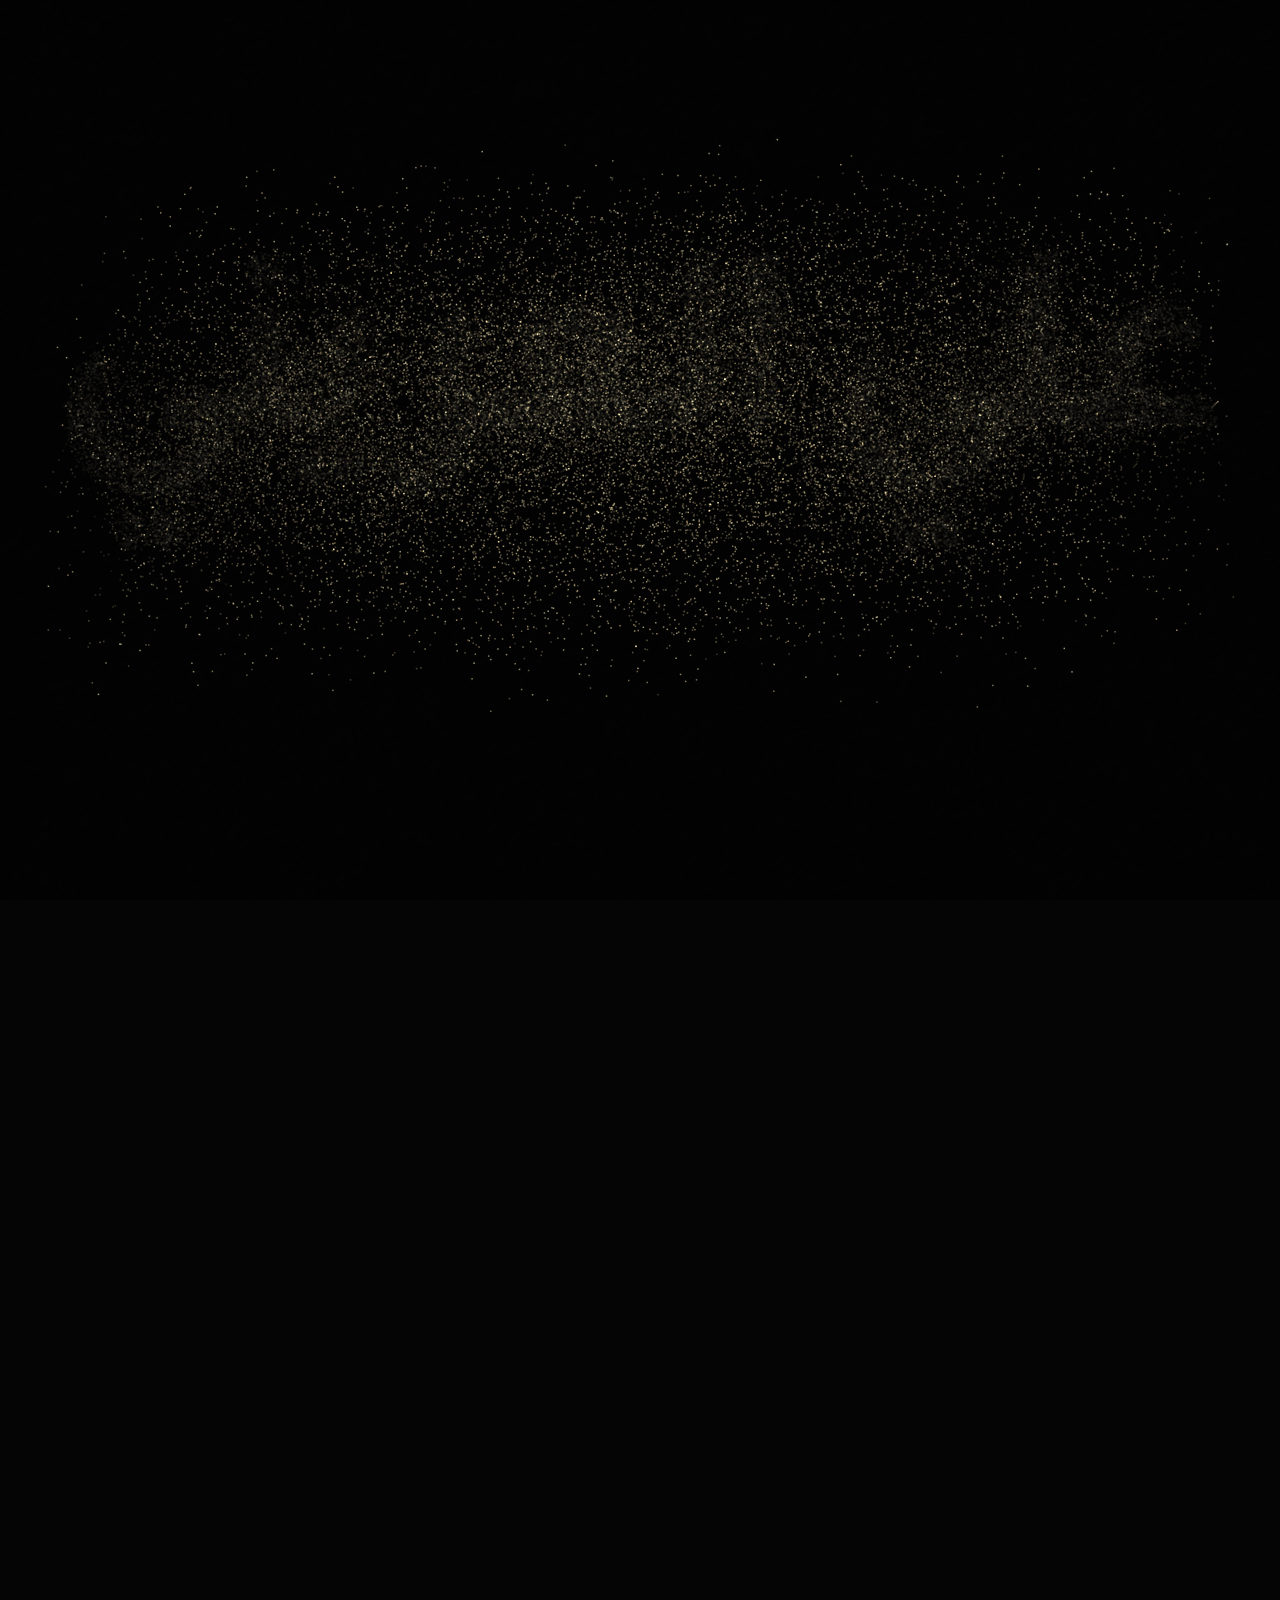
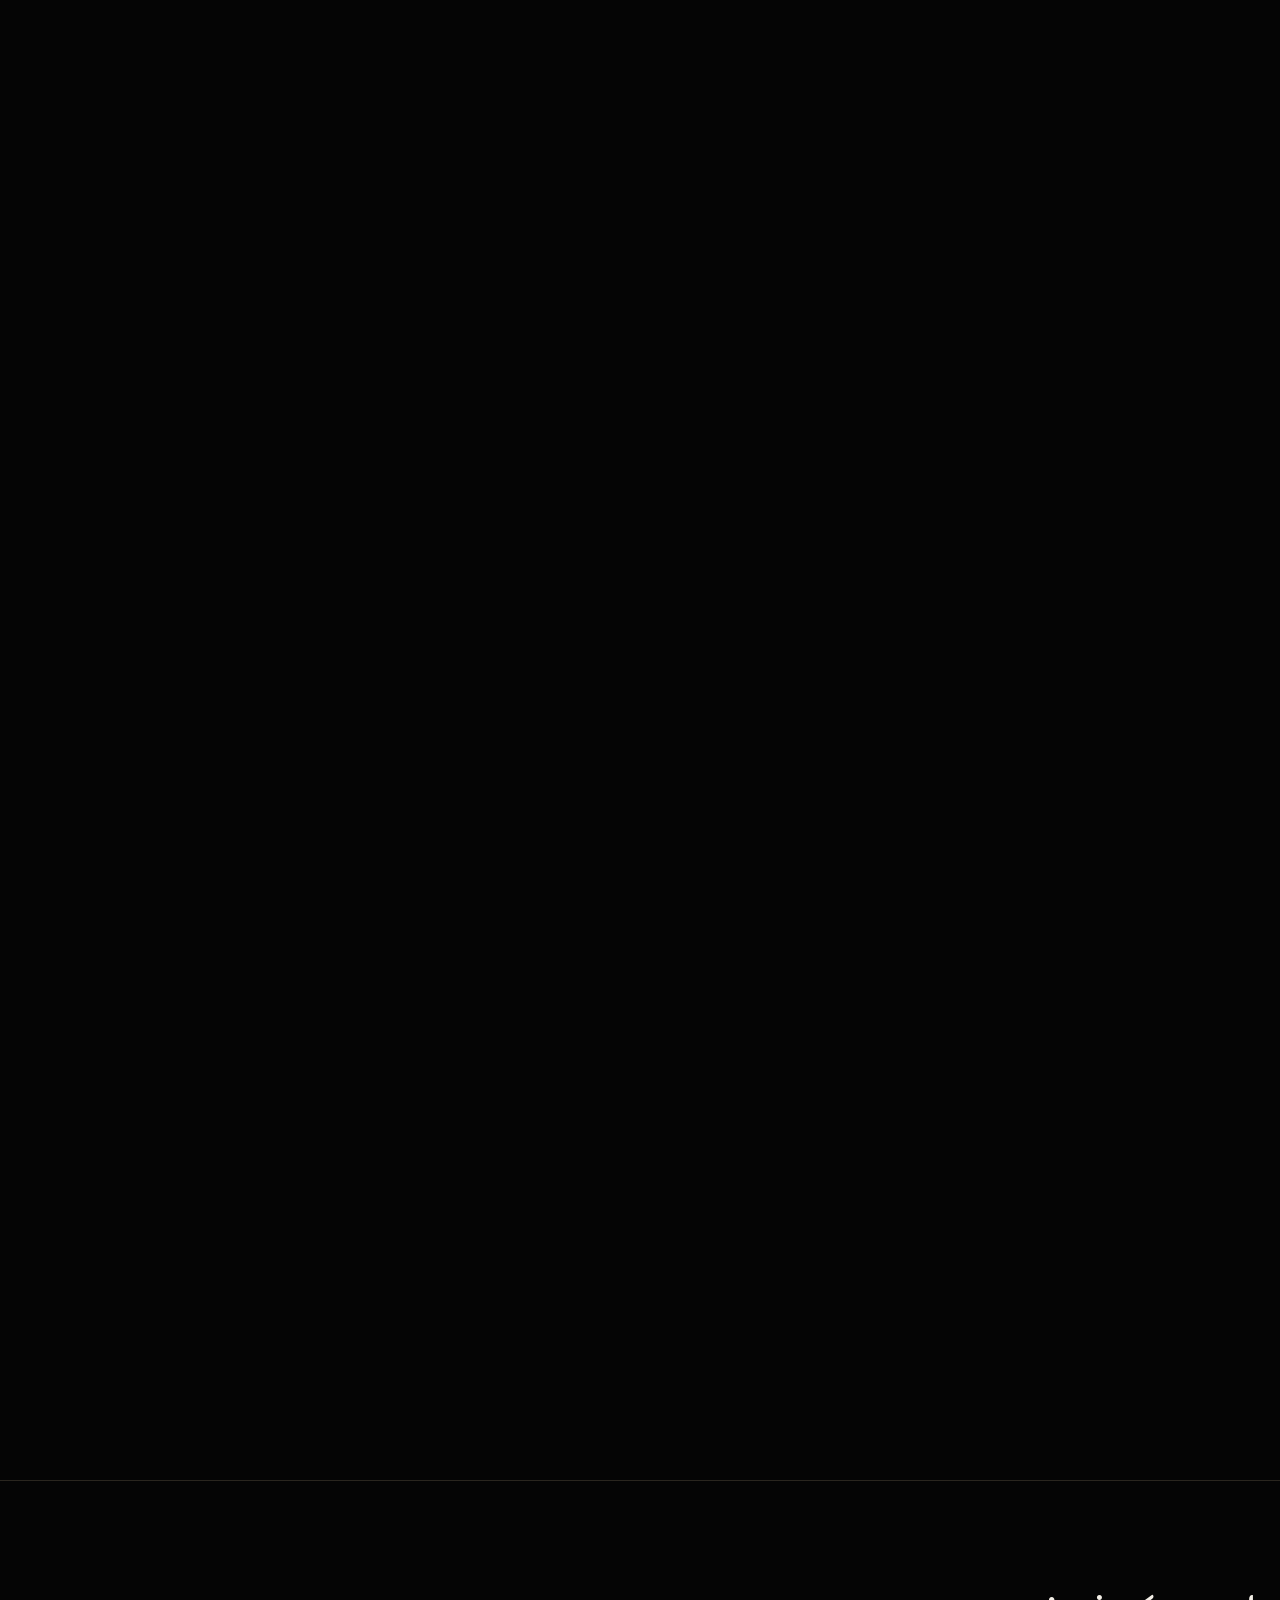
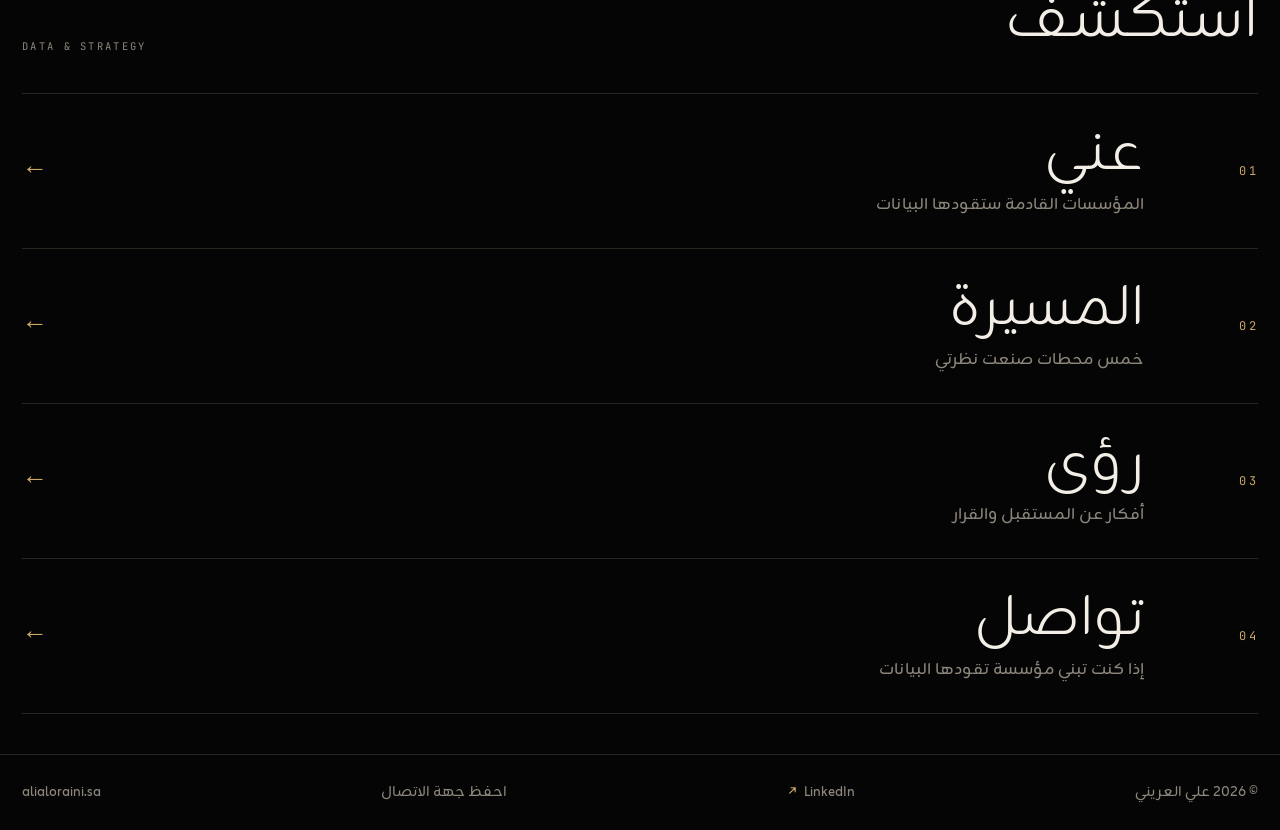
<file: index.html>
<!doctype html>
<html lang="ar" dir="rtl" data-l="ar">
<head>
<meta charset="utf-8">
<meta name="viewport" content="width=device-width, initial-scale=1, viewport-fit=cover">
<title>علي العريني | Data &amp; Strategy</title>
<meta name="description" content="علي العريني | Data &amp; Strategy. البيانات لا تصف المستقبل، بل تبنيه.">
<meta name="theme-color" content="#050505">
<link rel="canonical" href="https://alialoraini.sa/">
<meta property="og:type" content="website"><meta property="og:site_name" content="Ali Aloraini"><meta property="og:title" content="علي العريني | Data &amp; Strategy"><meta property="og:description" content="البيانات لا تصف المستقبل، بل تبنيه."><meta property="og:url" content="https://alialoraini.sa/"><meta property="og:image" content="https://alialoraini.sa/assets/og.jpg"><meta property="og:image:width" content="1200"><meta property="og:image:height" content="630"><meta property="og:locale" content="ar_SA"><meta property="og:locale:alternate" content="en_US">
<meta name="twitter:card" content="summary_large_image"><meta name="twitter:image" content="https://alialoraini.sa/assets/og.jpg">
<link rel="icon" href="/favicon.svg" type="image/svg+xml"><link rel="apple-touch-icon" href="/assets/apple-touch-icon.png">
<link rel="preconnect" href="https://fonts.googleapis.com"><link rel="preconnect" href="https://fonts.gstatic.com" crossorigin>
<link rel="stylesheet" href="https://fonts.googleapis.com/css2?family=Zain:wght@300;400;700;800&family=Inter+Tight:wght@200;300;400;600&family=JetBrains+Mono:wght@300;400&display=swap">
<script type="application/ld+json">{"@context": "https://schema.org", "@type": "Person", "name": "Ali Aloraini", "alternateName": "علي العريني", "url": "https://alialoraini.sa/", "sameAs": ["https://www.linkedin.com/in/alorainiali"], "worksFor": {"@type": "Organization", "name": "Dar Al-Handasah"}, "alumniOf": {"@type": "CollegeOrUniversity", "name": "King Saud University"}, "hasCredential": "PMP", "knowsAbout": ["Data strategy", "BIM", "Project management", "Transport planning"], "address": {"@type": "PostalAddress", "addressLocality": "Riyadh", "addressCountry": "SA"}}</script>
</head>
<body>
<style>
/* Layout: one fixed canvas of gold particles under a 520vh scroll. Film-title words → chaos becomes his name → the name becomes Riyadh at night, linked by data lines */
:root{
  --bg:#050505; --ink:#F3EFE7; --mute:#8C867B; --gold:#C9A86A; --gold2:#EAD4A6; --hair:rgba(234,212,166,.16);
  --ar:'Zain',Tahoma,sans-serif; --en:'Inter Tight',system-ui,sans-serif; --mono:'JetBrains Mono',ui-monospace,monospace;
  --ease:cubic-bezier(.7,0,.2,1);
  color-scheme:dark;
}
*{box-sizing:border-box}
html,body{overflow-x:clip;background:var(--bg)}
body{margin:0;color:var(--ink);font-family:var(--ar);-webkit-font-smoothing:antialiased}
:root[data-l="en"] body{font-family:var(--en)}
:root:not([data-l="en"]) [lang="en"]{display:none!important}
:root[data-l="en"] [lang="ar"]{display:none!important}
#cv{position:fixed;inset:0;width:100vw;height:100vh;height:100lvh;display:block;z-index:0}

.top{position:fixed;z-index:10;top:0;left:0;right:0;display:flex;justify-content:space-between;align-items:center;
  padding:calc(22px + env(safe-area-inset-top,0px)) max(22px,env(safe-area-inset-right,0px)) 0 max(22px,env(safe-area-inset-left,0px));opacity:0;transition:opacity 1.6s}
.shown .top{opacity:1}
.mark{font-weight:700;font-size:18px}
:root[data-l="en"] .mark{font-weight:600;font-size:15px}
.mono{font-family:var(--mono);font-size:10.5px;letter-spacing:.22em;text-transform:uppercase;color:var(--mute)}
.lng{background:none;border:1px solid var(--hair);color:var(--gold2);border-radius:99px;padding:7px 14px;font-family:var(--mono);font-size:11px;letter-spacing:.12em;cursor:pointer}
.lng:focus-visible{outline:1px solid var(--gold);outline-offset:3px}

.layer{position:fixed;inset:0;z-index:5;pointer-events:none;display:grid;place-items:center;text-align:center;
  padding:0 max(22px,env(safe-area-inset-right,0px)) 0 max(22px,env(safe-area-inset-left,0px))}

/* scene A: film title */
.title h1{margin:0;font-weight:300;font-size:clamp(38px,6vw,96px);line-height:1.2;max-width:16ch;text-wrap:balance}
:root[data-l="en"] .title h1{font-weight:200;letter-spacing:-.04em;max-width:14ch}
.title .w{display:inline-block;opacity:0;filter:blur(14px);transform:translateY(.15em);transition:opacity 1.4s ease,filter 1.6s ease,transform 1.6s var(--ease)}
.title .w.on{opacity:1;filter:blur(0);transform:none}
.title .w.g{color:var(--gold2);font-weight:700}
:root[data-l="en"] .title .w.g{font-weight:400}
.credit{position:absolute;bottom:calc(40px + env(safe-area-inset-bottom,0px));left:0;right:0;display:flex;flex-direction:column;align-items:center;gap:12px;opacity:0;transition:opacity 1.5s}
.credit.on{opacity:1}
.credit .tick{width:1px;height:42px;background:linear-gradient(var(--gold),transparent);animation:dr 2.2s var(--ease) infinite;transform-origin:top}
@keyframes dr{0%{transform:scaleY(0)}50%{transform:scaleY(1)}100%{transform:scaleY(1);opacity:0}}

/* scene B: name caption */
.nameCap{align-content:end;padding-bottom:calc(12vh + env(safe-area-inset-bottom,0px))}
.nameCap .row{display:flex;flex-direction:column;align-items:center;gap:14px}
.nameCap .ds{font-family:var(--mono);font-size:12px;letter-spacing:.42em;color:var(--gold2);text-transform:uppercase}
.nameCap p{margin:0;font-size:clamp(18px,1.6vw,22px);color:rgba(243,239,231,.75);max-width:42ch;line-height:1.7}

/* scene C: city */
.city{place-items:end start;text-align:start;padding-bottom:calc(9vh + env(safe-area-inset-bottom,0px))}
.city .box{max-width:min(620px,92vw)}
.city .fig{display:block;margin-bottom:18px;color:var(--gold)}
.city h2{margin:0;font-weight:300;font-size:clamp(32px,4.4vw,70px);line-height:1.12;text-wrap:balance}
:root[data-l="en"] .city h2{font-weight:200;letter-spacing:-.035em}
.city h2 em{font-style:normal;color:var(--gold2);font-weight:700}
:root[data-l="en"] .city h2 em{font-weight:400}
.city p{margin:20px 0 0;color:rgba(243,239,231,.72);font-size:clamp(17px,1.4vw,20px);line-height:1.7;max-width:46ch}
.city .go{pointer-events:auto;display:inline-flex;gap:12px;align-items:center;margin-top:26px;padding:14px 22px;border-radius:99px;background:var(--ink);color:var(--bg);text-decoration:none;font-size:16px}
.city .go:hover{background:var(--gold2)}
.city .go:focus-visible{outline:1px solid var(--gold);outline-offset:4px}

.hud{position:fixed;z-index:6;bottom:calc(22px + env(safe-area-inset-bottom,0px));inset-inline-end:max(22px,env(safe-area-inset-right,0px));display:flex;gap:14px;align-items:center;opacity:0;transition:opacity 1.5s}
.shown .hud{opacity:1}
.bar{width:110px;height:1px;background:var(--hair);position:relative}
.bar i{position:absolute;inset:0;background:var(--gold);transform:scaleX(0);transform-origin:left}
[dir="rtl"] .bar i{transform-origin:right}

.track{height:520vh;position:relative;z-index:1}
.after{position:relative;z-index:2;background:var(--bg);min-height:40vh;display:grid;place-items:center;color:var(--mute);font-size:16px;padding:40px max(22px,env(safe-area-inset-left,0px))}
@media (max-width:700px){.hud{display:none}.city{padding-bottom:calc(6vh + env(safe-area-inset-bottom,0px))}}
@media (prefers-reduced-motion:reduce){.title .w{transition:none}}

.inav{display:flex;gap:22px;align-items:center}
.inav a{color:rgba(243,239,231,.75);text-decoration:none;font-size:15px;transition:color .3s}
:root[data-l="en"] .inav a{font-size:13px}
.inav a:hover{color:var(--gold2)}
@media (max-width:820px){.inav{display:none}}
.issue{position:relative;z-index:7;background:var(--bg);padding:110px max(22px,env(safe-area-inset-right,0px)) 40px max(22px,env(safe-area-inset-left,0px));border-top:1px solid var(--hair)}
.issue .hd{display:flex;justify-content:space-between;align-items:flex-end;gap:20px;max-width:1240px;margin:0 auto 40px}
.issue h2{margin:0;font-weight:300;font-size:clamp(34px,4.6vw,72px);line-height:1.05}
:root[data-l="en"] .issue h2{font-weight:200;letter-spacing:-.04em}
.toc{max-width:1240px;margin:0 auto;border-top:1px solid var(--hair)}
.toc a{display:grid;grid-template-columns:90px minmax(0,1fr) auto;gap:24px;align-items:center;padding:30px 0;border-bottom:1px solid var(--hair);text-decoration:none;color:var(--ink);transition:padding .6s var(--ease),color .4s}
.toc a:hover{padding-inline-start:18px;color:var(--gold2)}
.toc .k{font-family:var(--mono);font-size:12px;letter-spacing:.2em;color:var(--gold)}
.toc strong{font-weight:300;font-size:clamp(32px,4.4vw,66px);line-height:1.1}
:root[data-l="en"] .toc strong{font-weight:200;letter-spacing:-.04em}
.toc small{display:block;font-size:16px;color:var(--mute);margin-top:6px}
.toc .ar{font-size:26px;color:var(--gold)}
.ftr{position:relative;z-index:7;background:var(--bg);display:flex;justify-content:space-between;flex-wrap:wrap;gap:12px;padding:26px max(22px,env(safe-area-inset-right,0px)) calc(26px + env(safe-area-inset-bottom,0px)) max(22px,env(safe-area-inset-left,0px));color:var(--mute);font-size:14px;border-top:1px solid var(--hair)}
.ftr a{color:inherit;text-decoration:none}
.ic{width:.78em;height:.78em;color:var(--gold);vertical-align:-.05em;margin-inline-start:3px}
@media (max-width:700px){.toc a{grid-template-columns:50px minmax(0,1fr) auto;gap:14px}}
.curtain{position:fixed;inset:0;z-index:100;pointer-events:none;background:var(--bg);transform:scaleY(0);transform-origin:bottom;transition:transform .7s var(--ease)}
.curtain::after{content:"";position:absolute;left:0;right:0;top:0;height:1px;background:var(--gold);box-shadow:0 0 18px var(--gold)}
.leaving .curtain{transform:scaleY(1)}
</style>

<canvas id="cv" aria-hidden="true"></canvas>

<header class="top">
  <span class="mark"><span lang="ar">علي العريني</span><span lang="en">Ali Aloraini</span></span>
<nav class="inav" aria-label="Main"><a href="/about.html"><span lang="ar">عني</span><span lang="en">About</span></a><a href="/career.html"><span lang="ar">المسيرة</span><span lang="en">Career</span></a><a href="/insights.html"><span lang="ar">رؤى</span><span lang="en">Insights</span></a><a href="/contact.html"><span lang="ar">تواصل</span><span lang="en">Contact</span></a></nav>
  <div style="display:flex;gap:18px;align-items:center"><span class="mono" id="clk">Riyadh</span><button class="lng" id="lng" type="button"><span lang="ar">EN</span><span lang="en">ع</span></button></div>
</header>

<div class="layer title" id="A">
  <h1 id="h1"></h1>
  <div class="credit" id="credit"><span class="mono" lang="ar" style="font-family:var(--ar);letter-spacing:0;font-size:14px">مرّر</span><span class="mono" lang="en">Scroll</span><span class="tick"></span></div>
</div>

<div class="layer nameCap" id="B">
  <div class="row">
    <span class="ds">Data &amp; Strategy</span>
    <p><span lang="ar">كل نقطة كانت مبعثرة. البيانات حين تُرتّب تصنع هوية، وتصنع قرارًا.</span><span lang="en">Every point was scattered. Data, once ordered, becomes an identity, and a decision.</span></p>
  </div>
</div>

<div class="layer city" id="C">
  <div class="box">
    <span class="mono fig">Fig. 02 · Riyadh · 24.71° N 46.67° E</span>
    <h2><span lang="ar">المدينة شبكة قرارات،<br><em>والبيانات هي ما يربطها.</em></span><span lang="en">A city is a network of decisions.<br><em>Data is what connects it.</em></span></h2>
    <p><span lang="ar">من الدرعية إلى قلب الرياض، عملت على مشاريع تشكّل المدينة. والخطوة القادمة قيادة مؤسسة تقرأ هذه الشبكة وتبني عليها.</span><span lang="en">From Diriyah to the heart of Riyadh, I have worked on projects that shape the city. The next step is leading an organisation that reads this network and builds on it.</span></p>
    <a class="go" href="/career.html" id="go"><span lang="ar">اكتشف المسيرة</span><span lang="en">Explore the journey</span><span aria-hidden="true">←</span></a>
  </div>
</div>

<main class="track" id="track"></main>
<section class="issue" id="issue">
  <div class="hd"><h2><span lang="ar">استكشف</span><span lang="en">Explore</span></h2><span class="mono">DATA &amp; STRATEGY</span></div>
  <nav class="toc" aria-label="Contents"><a href="/about.html"><span class="k">01</span><span><strong><span lang="ar">عني</span><span lang="en">About</span></strong><small><span lang="ar">المؤسسات القادمة ستقودها البيانات</span><span lang="en">The next organisations will be led by data</span></small></span><span class="ar" aria-hidden="true"><span lang="ar">←</span><span lang="en">→</span></span></a><a href="/career.html"><span class="k">02</span><span><strong><span lang="ar">المسيرة</span><span lang="en">Career</span></strong><small><span lang="ar">خمس محطات صنعت نظرتي</span><span lang="en">Five stations that shaped my view</span></small></span><span class="ar" aria-hidden="true"><span lang="ar">←</span><span lang="en">→</span></span></a><a href="/insights.html"><span class="k">03</span><span><strong><span lang="ar">رؤى</span><span lang="en">Insights</span></strong><small><span lang="ar">أفكار عن المستقبل والقرار</span><span lang="en">Thinking on the future and decisions</span></small></span><span class="ar" aria-hidden="true"><span lang="ar">←</span><span lang="en">→</span></span></a><a href="/contact.html"><span class="k">04</span><span><strong><span lang="ar">تواصل</span><span lang="en">Contact</span></strong><small><span lang="ar">إذا كنت تبني مؤسسة تقودها البيانات</span><span lang="en">If you are building a data-led organisation</span></small></span><span class="ar" aria-hidden="true"><span lang="ar">←</span><span lang="en">→</span></span></a></nav>
</section>
<footer class="ftr"><span>© 2026 <span lang="ar">علي العريني</span><span lang="en">Ali Aloraini</span></span><a href="https://www.linkedin.com/in/alorainiali" target="_blank" rel="noopener">LinkedIn <svg class="ic" viewBox="0 0 12 12" aria-hidden="true"><path d="M3 9L9 3M4.5 3H9v4.5" fill="none" stroke="currentColor" stroke-width="1.3" stroke-linecap="round" stroke-linejoin="round"/></svg></a><a href="/ali-aloraini.vcf"><span lang="ar">احفظ جهة الاتصال</span><span lang="en">Save contact</span></a><span style="direction:ltr">alialoraini.sa</span></footer>
<div class="curtain" aria-hidden="true"></div>

<div class="hud"><span class="mono" id="pct">000</span><span class="bar"><i id="bar"></i></span></div>

<script>
(function(){
var R=document.documentElement,reduce=matchMedia('(prefers-reduced-motion: reduce)').matches;
var words={ar:[['البيانات'],['لا'],['تصف'],['المستقبل،'],['br'],['بل','g'],['تبنيه.','g']],en:[['Data'],['doesn’t'],['describe'],['the'],['future.'],['br'],['It','g'],['builds','g'],['it.','g']]};
var played=false,nameReady=false;
function buildTitle(l,instant){var h=document.getElementById('h1');h.innerHTML='';var els=[];
  words[l].forEach(function(w){if(w[0]==='br'){h.appendChild(document.createElement('br'));return}var s=document.createElement('span');s.className='w'+(w[1]?' g':'');s.textContent=w[0];h.appendChild(s);h.appendChild(document.createTextNode(' '));els.push(s)});
  if(instant||played){els.forEach(function(s){s.classList.add('on')});return}
  var t=900;els.forEach(function(s,i){setTimeout(function(){s.classList.add('on')},t+i*(reduce?0:520)+(s.classList.contains('g')&&!els[i-1].classList.contains('g')?500:0))});
  setTimeout(function(){played=true;document.getElementById('credit').classList.add('on');document.body.classList.add('shown')},t+els.length*520+1400);
}
function setL(l){R.setAttribute('data-l',l);R.lang=l;R.dir=l==='en'?'ltr':'rtl';try{localStorage.setItem('l',l)}catch(e){}buildTitle(l);if(nameReady)makeName()}
var sv='ar';try{sv=localStorage.getItem('l')||'ar'}catch(e){}
document.getElementById('lng').onclick=function(){setL(R.getAttribute('data-l')==='en'?'ar':'en')};
document.addEventListener('click',function(e){var a=e.target.closest('a');if(!a||a.target==='_blank'||e.metaKey||e.ctrlKey)return;var h=a.getAttribute('href')||'';if(h.charAt(0)!=='/')return;e.preventDefault();document.body.classList.add('leaving');setTimeout(function(){location.href=h},reduce?0:650)});
addEventListener('pageshow',function(e){if(e.persisted)document.body.classList.remove('leaving')});
var clk=document.getElementById('clk');function tick(){try{clk.textContent='Riyadh '+new Intl.DateTimeFormat('en-GB',{timeZone:'Asia/Riyadh',hour:'2-digit',minute:'2-digit'}).format(new Date())}catch(e){}}tick();setInterval(tick,15000);

var cv=document.getElementById('cv'),x=cv.getContext('2d'),W,H,DPR=Math.min(devicePixelRatio||1,2),N;
var P=[];/* each: rx,ry chaos; nx,ny name; cx,cy city; b brightness; ph phase */
function rnd(a,b){return a+Math.random()*(b-a)}

/* Riyadh, drawn from its real road skeleton (schematic): King Fahd Rd spine, ring roads, Makkah Rd, Wadi Hanifa, Diriyah */
var roads=[
 {p:[[.50,.02],[.51,.25],[.515,.5],[.52,.75],[.52,.98]],w:1},              /* King Fahd Rd */
 {p:[[.18,.22],[.40,.21],[.62,.22],[.84,.24]],w:.9},                         /* Northern Ring */
 {p:[[.84,.24],[.85,.45],[.84,.66],[.80,.86]],w:.9},                         /* Eastern Ring */
 {p:[[.22,.86],[.45,.88],[.66,.88],[.80,.86]],w:.8},                         /* Southern Ring */
 {p:[[.10,.58],[.32,.57],[.52,.56],[.72,.55],[.92,.54]],w:.85},              /* Makkah Rd */
 {p:[[.30,.04],[.37,.30],[.40,.50],[.43,.72],[.46,.96]],w:.7},               /* King Abdulaziz / Olaya axis */
 {p:[[.64,.06],[.66,.30],[.68,.55],[.70,.82]],w:.6},
 {p:[[.10,.38],[.35,.38],[.60,.39],[.88,.40]],w:.6},
 {p:[[.15,.72],[.40,.72],[.62,.71],[.86,.70]],w:.55}
];
var wadi=[[.06,.10],[.10,.24],[.16,.36],[.17,.50],[.20,.66],[.26,.82],[.30,.98]];
var hubs={dir:[.15,.25],olaya:[.44,.42],murabba:[.50,.66],malqa:[.42,.12],east:[.80,.47],south:[.48,.90]};
var hubNames={dir:['الدرعية','Diriyah'],olaya:['العليا','Olaya'],murabba:['المربع','Al Murabba'],malqa:['الملقا','Al Malqa'],east:['شرق الرياض','East Riyadh'],south:['جنوب الرياض','South Riyadh']};
var flows=[['dir','olaya'],['malqa','olaya'],['olaya','murabba'],['murabba','east'],['murabba','south'],['dir','murabba'],['malqa','east']];
var cityPts=[];
function along(poly,n,jit,out,br){var segs=[],L=0,i;for(i=0;i<poly.length-1;i++){var dx=poly[i+1][0]-poly[i][0],dy=poly[i+1][1]-poly[i][1],l=Math.hypot(dx,dy);segs.push(l);L+=l}
  for(var k=0;k<n;k++){var t=Math.random()*L,j=0;while(t>segs[j]&&j<segs.length-1){t-=segs[j];j++}var f=t/segs[j];
    out.push([poly[j][0]+(poly[j+1][0]-poly[j][0])*f+rnd(-jit,jit),poly[j][1]+(poly[j+1][1]-poly[j][1])*f+rnd(-jit,jit),br])}}
function buildCity(n){cityPts=[];var nr=Math.round(n*.42),ng=Math.round(n*.48),nh=n-nr-ng;
  roads.forEach(function(r){along(r.p,Math.round(nr*r.w/6.3),.0035,cityPts,1)});
  for(var g=0;g<ng;g++){var gx=rnd(.12,.9),gy=rnd(.05,.95);var dx=gx-.5,dy=gy-.52;if(Math.random()<Math.hypot(dx,dy)*1.15)continue;
    gx=Math.round(gx*90)/90+rnd(-.002,.002);gy=Math.round(gy*70)/70+rnd(-.002,.002);cityPts.push([gx,gy,.45])}
  for(var key in hubs){for(var q=0;q<nh/6;q++){var a=Math.random()*6.283,rr=Math.pow(Math.random(),2)*.05;cityPts.push([hubs[key][0]+Math.cos(a)*rr,hubs[key][1]+Math.sin(a)*rr*.8,1.2])}}
  along(wadi,Math.round(n*.03),.006,cityPts,.3);
  while(cityPts.length<n)cityPts.push(cityPts[(Math.random()*cityPts.length)|0]);
  cityPts.length=n;cityPts.sort(function(){return Math.random()-.5});
}
function cityMap(u,v){/* fit the 1x1 map into the screen, shifted away from the text */
  var narrow=W<700,s=narrow?Math.min(W*.96,H*.46):Math.min(W*.62,H*1.05),ox=narrow?(W-s)/2:(R.dir==='rtl'?W*.06:W-s-W*.06),oy=narrow?H*.1:(H-s)/2;
  return [ox+u*s,oy+v*s]}

function makeName(){
  var o=document.createElement('canvas'),c=o.getContext('2d');o.width=Math.round(W);o.height=Math.round(H);
  var en=R.getAttribute('data-l')==='en',txt=en?'ALI ALORAINI':'علي العريني';
  var fs=Math.min(W*(en?.115:.2),H*.32);
  c.direction=en?'ltr':'rtl';
  c.font=(en?'300 ':'800 ')+fs+'px '+(en?'"Inter Tight",system-ui':'Zain,Tahoma');
  c.textAlign='center';c.textBaseline='middle';c.fillStyle='#fff';c.fillText(txt,W/2,H*.43,W*.92);
  /* every lit pixel is a candidate; particles take random ones so the name reads as solid light, not a dot grid */
  var d=c.getImageData(0,0,o.width,o.height).data,pts=[];
  for(var yy=0;yy<o.height;yy+=1)for(var xx=0;xx<o.width;xx+=1)if(d[(yy*o.width+xx)*4+3]>160)pts.push(xx,yy);
  var M=pts.length/2;if(!M){pts=[W/2,H/2];M=1}
  for(var i=0;i<N;i++){var k=(Math.random()*M)|0;P[i].nx=pts[k*2]+Math.random();P[i].ny=pts[k*2+1]+Math.random()}
  nameReady=true;
}
function resize(){
  W=innerWidth;H=innerHeight;cv.width=W*DPR;cv.height=H*DPR;x.setTransform(DPR,0,0,DPR,0,0);
  var n=Math.round(Math.min(7000,Math.max(3200,W*H/190)));
  if(n!==N){N=n;P=[];for(var i=0;i<N;i++)P.push({rx:Math.random(),ry:Math.random(),rz:Math.random(),ph:Math.random()*6.283,b:rnd(.35,1)});buildCity(N)}
  for(var j=0;j<N;j++){var c=cityMap(cityPts[j][0],cityPts[j][1]);P[j].cx=c[0];P[j].cy=c[1];P[j].cb=cityPts[j][2]}
  makeName();
}
setL(sv);
resize();
try{Promise.all([document.fonts.load('800 100px Zain','علي'),document.fonts.load('300 100px "Inter Tight"','ALI')]).then(function(){makeName()},function(){})}catch(e){}
(document.fonts&&document.fonts.ready?document.fonts.ready:Promise.resolve()).then(function(){makeName()});
var rt;addEventListener('resize',function(){clearTimeout(rt);rt=setTimeout(resize,150)});

var track=document.getElementById('track'),A=document.getElementById('A'),B=document.getElementById('B'),C=document.getElementById('C'),bar=document.getElementById('bar'),pct=document.getElementById('pct');
function cl(v,a,b){return Math.max(a,Math.min(b,v))}function seg(v,a,b){return cl((v-a)/(b-a),0,1)}
function e3(t){return t<.5?4*t*t*t:1-Math.pow(-2*t+2,3)/2}
var sp=0,mx=.5,my=.5,smx=.5,smy=.5;addEventListener('pointermove',function(e){mx=e.clientX/W;my=e.clientY/H});
function flowPath(a,b){var A1=cityMap(hubs[a][0],hubs[a][1]),B1=cityMap(hubs[b][0],hubs[b][1]),mx2=(A1[0]+B1[0])/2,my2=(A1[1]+B1[1])/2-Math.hypot(B1[0]-A1[0],B1[1]-A1[1])*.22;return [A1,[mx2,my2],B1]}
var birth=performance.now();
function frame(now){
  var max=track.offsetHeight-innerHeight,target=max>0?cl(scrollY/max,0,1):0;sp+=(target-sp)*(reduce?1:.07);
  smx+=(mx-smx)*.05;smy+=(my-smy)*.05;
  var t1=e3(seg(sp,.06,.34)),t2=e3(seg(sp,.5,.74)),lines=seg(sp,.7,.95),time=(now-birth)/1000;
  A.style.opacity=1-seg(sp,0,.07);
  B.style.opacity=seg(sp,.3,.38)*(1-seg(sp,.48,.54));
  C.style.opacity=seg(sp,.76,.86);C.style.transform='translateY('+((1-seg(sp,.76,.86))*24)+'px)';
  bar.style.transform='scaleX('+sp.toFixed(3)+')';pct.textContent=String(Math.round(sp*100)).padStart(3,'0');

  x.globalCompositeOperation='source-over';x.fillStyle='rgba(5,5,5,'+(reduce?1:.38)+')';x.fillRect(0,0,W,H);
  x.globalCompositeOperation='lighter';
  var intro=seg((now-birth)/1000,1,6)*(1-0)*1,vis=Math.max(.12+.88*seg(sp,0,.05),intro*.35);
  var par=(1-t1)*(1-t2);
  for(var i=0;i<N;i++){var p=P[i];
    var drift=par*14,ax=p.rx*W+Math.sin(time*.25+p.ph)*drift+(smx-.5)*60*p.rz*par,ay=p.ry*H+Math.cos(time*.21+p.ph*1.3)*drift+(smy-.5)*60*p.rz*par;
    var px=ax+(p.nx-ax)*t1,py=ay+(p.ny-ay)*t1;
    if(t1>.98&&t2<.02){px+=Math.sin(time*1.4+p.ph)*.6;py+=Math.cos(time*1.2+p.ph)*.6}
    px+=(p.cx-px)*t2;py+=(p.cy-py)*t2;
    var br=p.b*(1-t2)+p.cb*t2*(.55+.45*Math.sin(time*2+p.ph)*.5+.25);
    var a=vis*br*(.35+.65*t1*(1-t2)+.55*t2);
    var sz=(1.1+t1*.7*(1-t2)+t2*(p.cb>1?.9:.3));
    x.fillStyle='rgba(234,'+(200+Math.round(p.rz*30))+','+(140+Math.round(p.rz*40))+','+Math.min(1,a).toFixed(3)+')';
    x.fillRect(px,py,sz,sz);
  }
  /* data flowing between districts */
  if(lines>0){
    x.globalCompositeOperation='lighter';x.lineCap='round';
    flows.forEach(function(f,k){var pth=flowPath(f[0],f[1]),g=seg(lines,k*.07,k*.07+.4);if(g<=0)return;
      x.save();x.beginPath();x.moveTo(pth[0][0],pth[0][1]);
      var steps=40,end=Math.round(steps*g);for(var s=1;s<=end;s++){var u=s/steps,iu=1-u;x.lineTo(iu*iu*pth[0][0]+2*iu*u*pth[1][0]+u*u*pth[2][0],iu*iu*pth[0][1]+2*iu*u*pth[1][1]+u*u*pth[2][1])}
      x.strokeStyle='rgba(201,168,106,.22)';x.lineWidth=1;x.stroke();
      x.setLineDash([2,26]);x.lineDashOffset=-time*40-k*13;x.strokeStyle='rgba(255,226,170,.95)';x.lineWidth=2.2;x.shadowColor='rgba(234,200,130,.9)';x.shadowBlur=10;x.stroke();x.restore()});
    x.globalCompositeOperation='source-over';
    var en=R.getAttribute('data-l')==='en';x.font=(en?'400 11px "JetBrains Mono",monospace':'400 15px Zain,Tahoma');x.textAlign='center';
    for(var key in hubs){var h=cityMap(hubs[key][0],hubs[key][1]),la=seg(lines,.3,.7);
      x.fillStyle='rgba(234,212,166,'+(la*.9).toFixed(3)+')';x.beginPath();x.arc(h[0],h[1],3,0,6.283);x.fill();
      x.strokeStyle='rgba(234,212,166,'+(la*.35).toFixed(3)+')';x.lineWidth=1;x.beginPath();x.arc(h[0],h[1],8+Math.sin(time*2)*2,0,6.283);x.stroke();
      x.fillStyle='rgba(243,239,231,'+(la*.85).toFixed(3)+')';x.fillText(en?hubNames[key][1].toUpperCase():hubNames[key][0],h[0],h[1]-16)}
  }
  requestAnimationFrame(frame);
}
requestAnimationFrame(frame);
})();
</script>

</body>
</html>
</file>
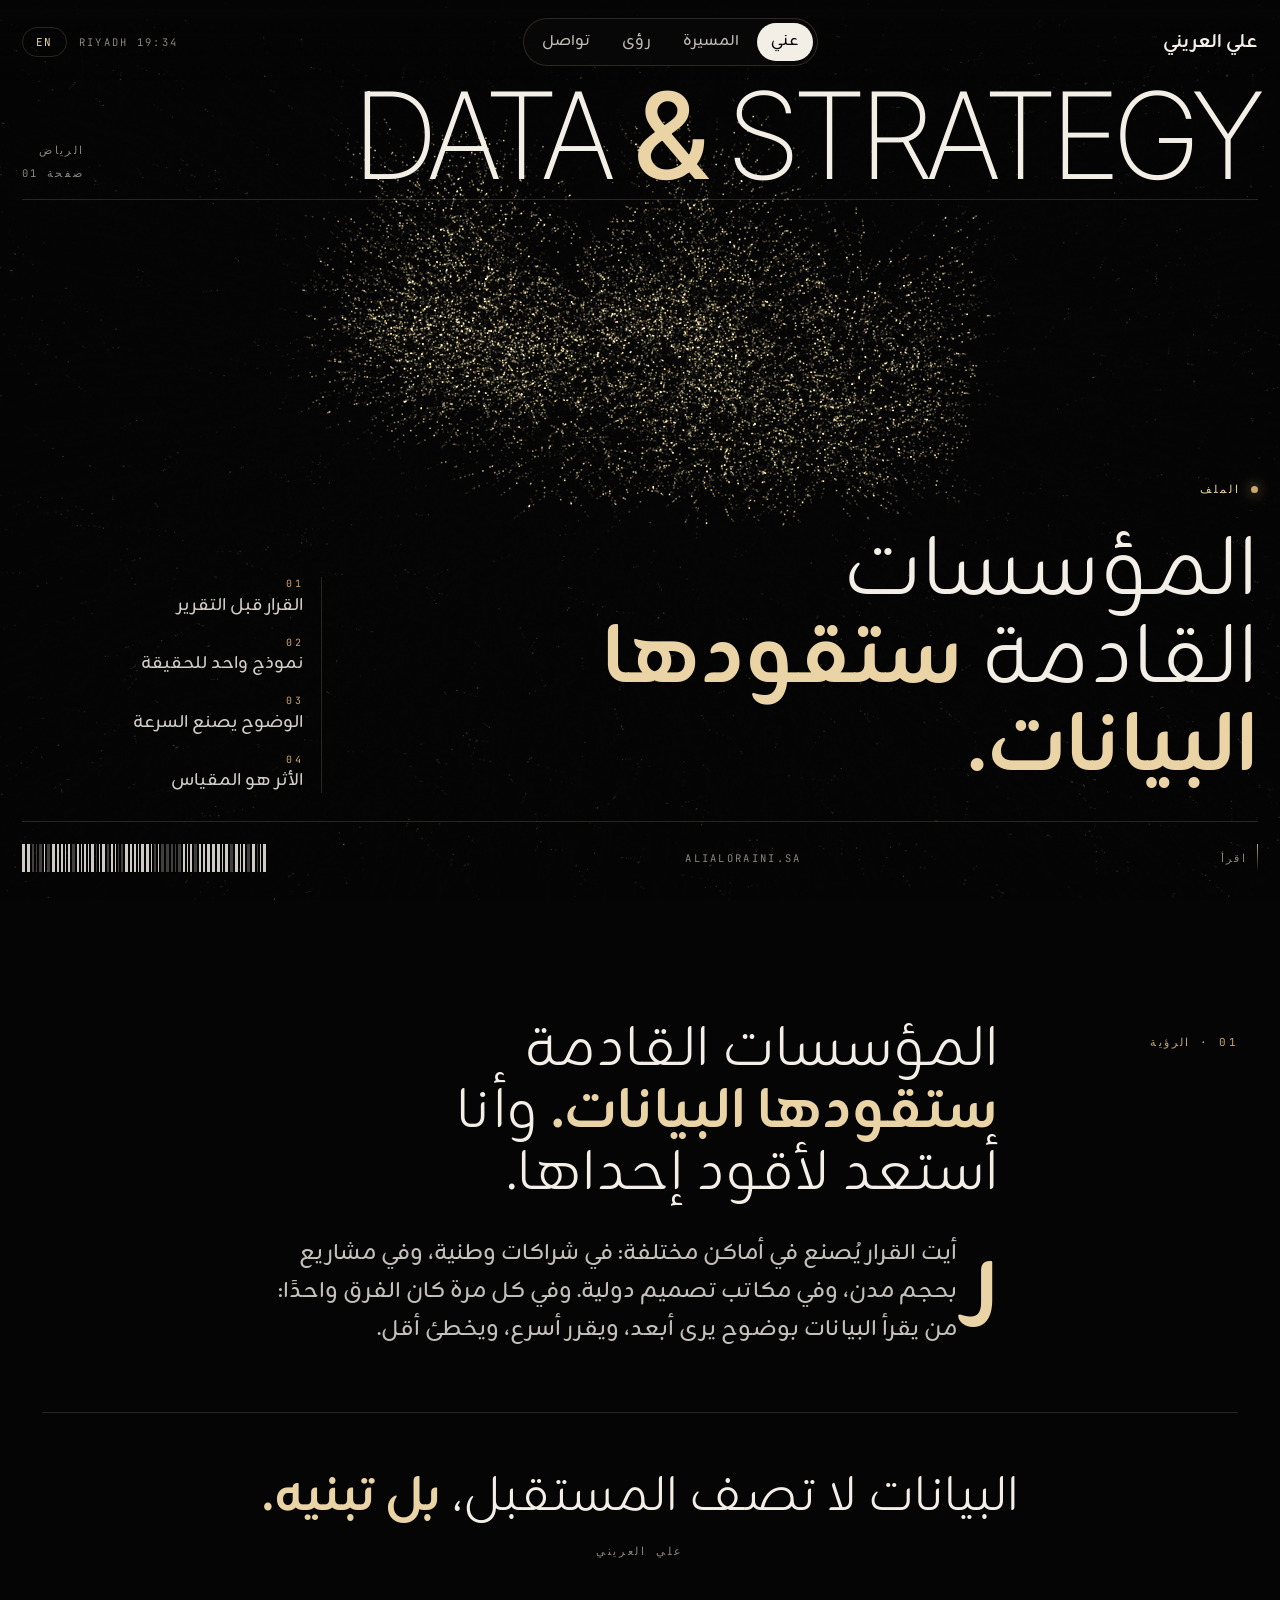
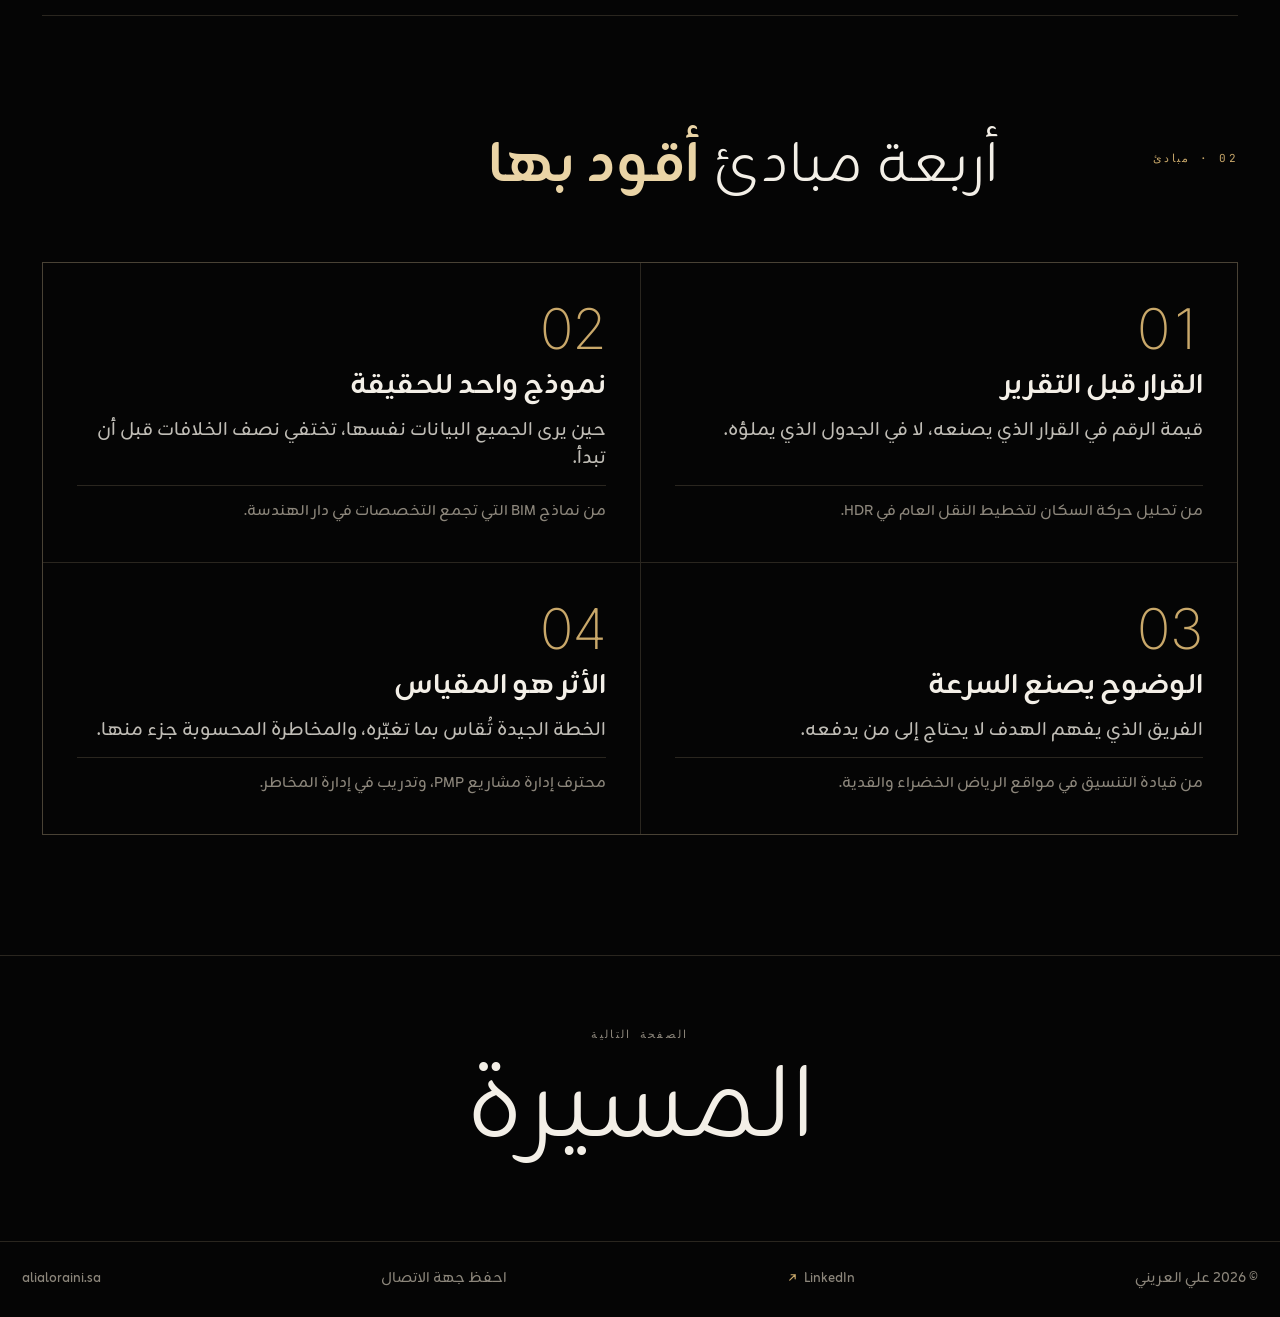
<file: about.html>
<!doctype html>
<html lang="ar" dir="rtl" data-l="ar">
<head>
<meta charset="utf-8">
<meta name="viewport" content="width=device-width, initial-scale=1, viewport-fit=cover">
<title>عني | علي العريني</title>
<meta name="t-ar" content="عني | علي العريني"><meta name="t-en" content="About | Ali Aloraini">
<meta name="description" content="علي العريني: رؤيتي في قيادة المؤسسات بالبيانات، والمبادئ الأربعة التي أقود بها.">
<meta name="theme-color" content="#050505">
<link rel="canonical" href="https://alialoraini.sa/about.html">
<meta property="og:type" content="website"><meta property="og:site_name" content="Ali Aloraini"><meta property="og:title" content="عني | علي العريني"><meta property="og:description" content="علي العريني: رؤيتي في قيادة المؤسسات بالبيانات، والمبادئ الأربعة التي أقود بها."><meta property="og:url" content="https://alialoraini.sa/about.html"><meta property="og:image" content="https://alialoraini.sa/assets/og.jpg"><meta property="og:image:width" content="1200"><meta property="og:image:height" content="630"><meta property="og:locale" content="ar_SA"><meta property="og:locale:alternate" content="en_US">
<meta name="twitter:card" content="summary_large_image"><meta name="twitter:image" content="https://alialoraini.sa/assets/og.jpg">
<link rel="icon" href="/favicon.svg" type="image/svg+xml"><link rel="apple-touch-icon" href="/assets/apple-touch-icon.png">
<link rel="preconnect" href="https://fonts.googleapis.com"><link rel="preconnect" href="https://fonts.gstatic.com" crossorigin>
<link rel="stylesheet" href="https://fonts.googleapis.com/css2?family=Zain:wght@300;400;700;800&family=Inter+Tight:wght@200;300;400;500;600&family=JetBrains+Mono:wght@300;400&display=swap">
<link rel="stylesheet" href="/assets/site.css">
<script>try{var l=localStorage.getItem('l');if(l==='en'){var r=document.documentElement;r.setAttribute('data-l','en');r.lang='en';r.dir='ltr'}}catch(e){}</script>
</head>
<body>
<div class="curtain" aria-hidden="true"></div>
<header class="top">
  <a class="mark" href="/"><span lang="ar">علي العريني</span><span lang="en">Ali Aloraini</span></a>
  <nav class="nav" aria-label="Main"><a href="/about.html" aria-current="page"><span lang="ar">عني</span><span lang="en">About</span></a><a href="/career.html"><span lang="ar">المسيرة</span><span lang="en">Career</span></a><a href="/insights.html"><span lang="ar">رؤى</span><span lang="en">Insights</span></a><a href="/contact.html"><span lang="ar">تواصل</span><span lang="en">Contact</span></a></nav>
  <div class="tools"><span class="mono" data-clock>Riyadh</span><button class="lng" type="button"><span lang="ar">EN</span><span lang="en">ع</span></button><button class="burger" type="button" aria-expanded="false"><span lang="ar">القائمة</span><span lang="en">Menu</span></button></div>
</header>
<nav class="sheet" aria-label="Menu"><a href="/"><span class="k">00</span><span lang="ar">البداية</span><span lang="en">Opening</span></a><a href="/about.html"><span class="k">01</span><span lang="ar">عني</span><span lang="en">About</span></a><a href="/career.html"><span class="k">02</span><span lang="ar">المسيرة</span><span lang="en">Career</span></a><a href="/insights.html"><span class="k">03</span><span lang="ar">رؤى</span><span lang="en">Insights</span></a><a href="/contact.html"><span class="k">04</span><span lang="ar">تواصل</span><span lang="en">Contact</span></a></nav>
<section class="cover" data-word-ar="رؤية" data-word-en="VISION">
  <canvas aria-hidden="true"></canvas>
  <div class="masthead"><div class="title">DATA <b>&amp;</b> STRATEGY</div><div class="issue"><span class="mono"><span lang="ar">الرياض</span><span lang="en">Riyadh</span></span><span class="mono"><span lang="ar">صفحة</span><span lang="en">Page</span> 01</span></div></div>
  <div class="mid">
    <div><div class="kicker"><i></i><span lang="ar">الملف</span><span lang="en">Profile</span></div><h1><span lang="ar">المؤسسات القادمة <em>ستقودها البيانات.</em></span><span lang="en">The next organisations <em>will be led by data.</em></span></h1></div>
    <ul class="lines"><li><b>01</b><span lang="ar">القرار قبل التقرير</span><span lang="en">Decisions over reports</span></li><li><b>02</b><span lang="ar">نموذج واحد للحقيقة</span><span lang="en">One model of the truth</span></li><li><b>03</b><span lang="ar">الوضوح يصنع السرعة</span><span lang="en">Clarity creates speed</span></li><li><b>04</b><span lang="ar">الأثر هو المقياس</span><span lang="en">Impact is the measure</span></li></ul>
  </div>
  <div class="foot"><a class="down mono" href="#read"><span class="tick"></span><span lang="ar">اقرأ</span><span lang="en">Read</span></a><span class="mono">alialoraini.sa</span><span class="barcode" data-code="VISION" aria-hidden="true"></span></div>
</section>

<main id="read">
<section class="story">
  <div class="sec-h rv"><div class="n">01 · <span lang="ar">الرؤية</span><span lang="en">Vision</span></div><div>
    <h2><span lang="ar">المؤسسات القادمة <em>ستقودها البيانات.</em> وأنا أستعد لأقود إحداها.</span><span lang="en">The next generation of organisations <em>will be led by data.</em> I intend to lead one.</span></h2>
    <p class="lede dropcap"><span lang="ar">رأيت القرار يُصنع في أماكن مختلفة: في شراكات وطنية، وفي مشاريع بحجم مدن، وفي مكاتب تصميم دولية. وفي كل مرة كان الفرق واحدًا: من يقرأ البيانات بوضوح يرى أبعد، ويقرر أسرع، ويخطئ أقل.</span><span lang="en">I have watched decisions being made in very different places: national partnerships, city-scale projects, international design offices. Every time, the difference was the same. Whoever reads the data clearly sees further, decides faster and errs less.</span></p>
  </div></div>
  <blockquote class="pull rv"><span lang="ar">البيانات لا تصف المستقبل، <em>بل تبنيه.</em></span><span lang="en">Data doesn’t describe the future. <em>It builds it.</em></span><cite><span lang="ar">علي العريني</span><span lang="en">Ali Aloraini</span></cite></blockquote>
</section>
<section class="story">
  <div class="sec-h rv"><div class="n">02 · <span lang="ar">مبادئ</span><span lang="en">Principles</span></div><h2><span lang="ar">أربعة مبادئ <em>أقود بها</em></span><span lang="en">Four principles <em>I lead by</em></span></h2></div>
  <div class="principles rv">
    <div class="pr"><div class="k">01</div><h3><span lang="ar">القرار قبل التقرير</span><span lang="en">Decisions over reports</span></h3><p><span lang="ar">قيمة الرقم في القرار الذي يصنعه، لا في الجدول الذي يملؤه.</span><span lang="en">A number is worth the decision it drives, not the table it fills.</span></p><small><span lang="ar">من تحليل حركة السكان لتخطيط النقل العام في HDR.</span><span lang="en">From analysing population movement for public transport planning at HDR.</span></small></div>
    <div class="pr"><div class="k">02</div><h3><span lang="ar">نموذج واحد للحقيقة</span><span lang="en">One model of the truth</span></h3><p><span lang="ar">حين يرى الجميع البيانات نفسها، تختفي نصف الخلافات قبل أن تبدأ.</span><span lang="en">When everyone sees the same data, half the arguments disappear before they start.</span></p><small><span lang="ar">من نماذج BIM التي تجمع التخصصات في دار الهندسة.</span><span lang="en">From the BIM models that unite disciplines at Dar Al-Handasah.</span></small></div>
    <div class="pr"><div class="k">03</div><h3><span lang="ar">الوضوح يصنع السرعة</span><span lang="en">Clarity creates speed</span></h3><p><span lang="ar">الفريق الذي يفهم الهدف لا يحتاج إلى من يدفعه.</span><span lang="en">A team that understands the goal does not need to be pushed.</span></p><small><span lang="ar">من قيادة التنسيق في مواقع الرياض الخضراء والقدية.</span><span lang="en">From coordinating sites at Green Riyadh and Qiddiya.</span></small></div>
    <div class="pr"><div class="k">04</div><h3><span lang="ar">الأثر هو المقياس</span><span lang="en">Impact is the measure</span></h3><p><span lang="ar">الخطة الجيدة تُقاس بما تغيّره، والمخاطرة المحسوبة جزء منها.</span><span lang="en">A good plan is measured by what it changes, and calculated risk is part of it.</span></p><small><span lang="ar">محترف إدارة مشاريع PMP، وتدريب في إدارة المخاطر.</span><span lang="en">PMP certified, with training in risk management.</span></small></div>
  </div>
</section>
</main>
<a class="next" href="/career.html"><span class="mono"><span lang="ar">الصفحة التالية</span><span lang="en">Next</span></span><strong><span lang="ar">المسيرة</span><span lang="en">Career</span></strong></a>
<footer class="foot"><span>© 2026 <span lang="ar">علي العريني</span><span lang="en">Ali Aloraini</span></span><a href="https://www.linkedin.com/in/alorainiali" target="_blank" rel="noopener">LinkedIn <svg class="ic" viewBox="0 0 12 12" aria-hidden="true"><path d="M3 9L9 3M4.5 3H9v4.5" fill="none" stroke="currentColor" stroke-width="1.3" stroke-linecap="round" stroke-linejoin="round"/></svg></a><a href="/ali-aloraini.vcf"><span lang="ar">احفظ جهة الاتصال</span><span lang="en">Save contact</span></a><span style="direction:ltr">alialoraini.sa</span></footer>
<script src="/assets/site.js"></script>
</body>
</html>
</file>
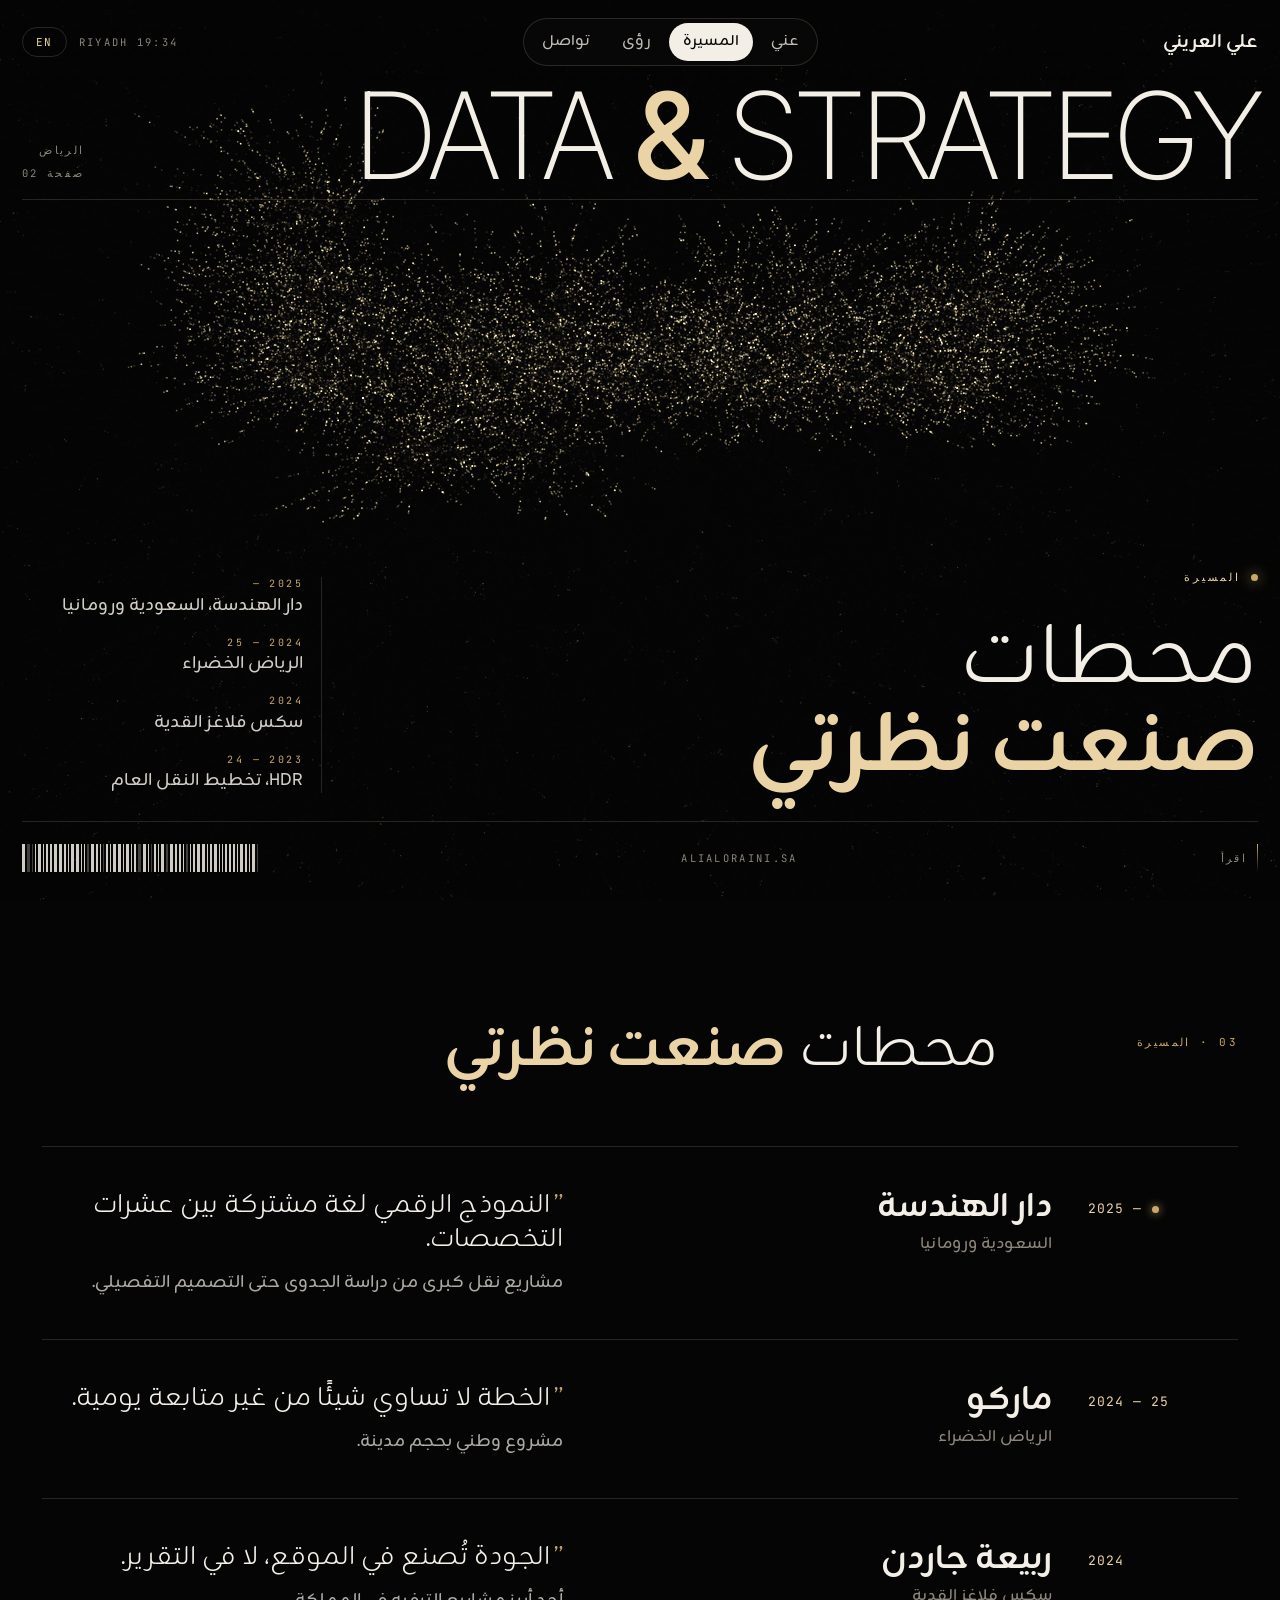
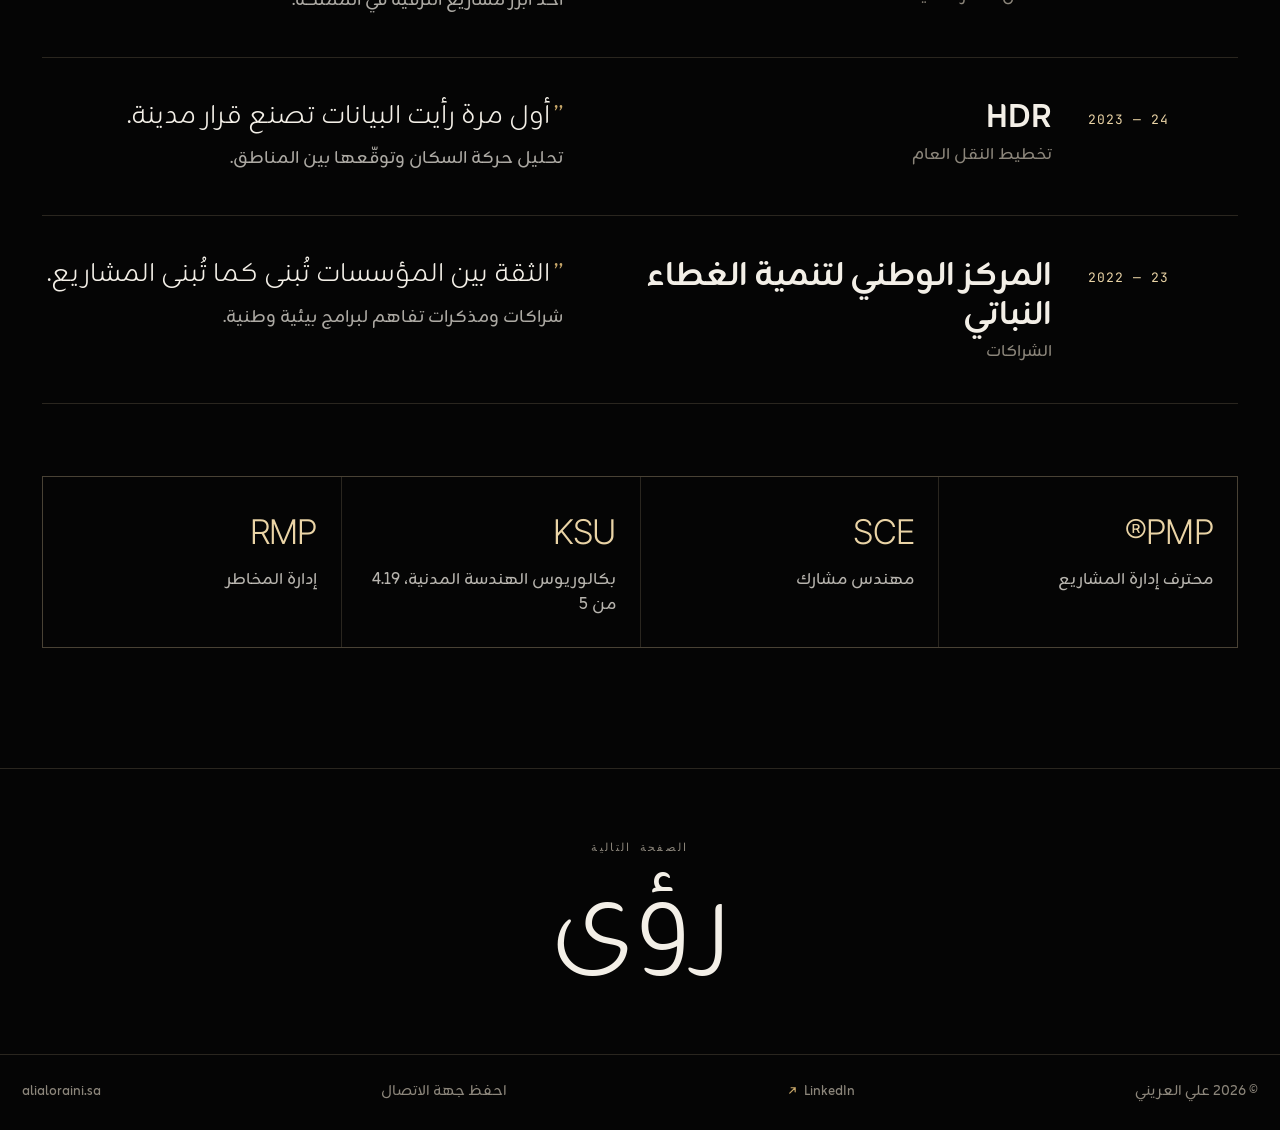
<file: career.html>
<!doctype html>
<html lang="ar" dir="rtl" data-l="ar">
<head>
<meta charset="utf-8">
<meta name="viewport" content="width=device-width, initial-scale=1, viewport-fit=cover">
<title>المسيرة | علي العريني</title>
<meta name="t-ar" content="المسيرة | علي العريني"><meta name="t-en" content="Career | Ali Aloraini">
<meta name="description" content="مسيرة علي العريني: دار الهندسة، ماركو والرياض الخضراء، سكس فلاغز القدية، HDR، والمركز الوطني لتنمية الغطاء النباتي.">
<meta name="theme-color" content="#050505">
<link rel="canonical" href="https://alialoraini.sa/career.html">
<meta property="og:type" content="website"><meta property="og:site_name" content="Ali Aloraini"><meta property="og:title" content="المسيرة | علي العريني"><meta property="og:description" content="مسيرة علي العريني: دار الهندسة، ماركو والرياض الخضراء، سكس فلاغز القدية، HDR، والمركز الوطني لتنمية الغطاء النباتي."><meta property="og:url" content="https://alialoraini.sa/career.html"><meta property="og:image" content="https://alialoraini.sa/assets/og.jpg"><meta property="og:image:width" content="1200"><meta property="og:image:height" content="630"><meta property="og:locale" content="ar_SA"><meta property="og:locale:alternate" content="en_US">
<meta name="twitter:card" content="summary_large_image"><meta name="twitter:image" content="https://alialoraini.sa/assets/og.jpg">
<link rel="icon" href="/favicon.svg" type="image/svg+xml"><link rel="apple-touch-icon" href="/assets/apple-touch-icon.png">
<link rel="preconnect" href="https://fonts.googleapis.com"><link rel="preconnect" href="https://fonts.gstatic.com" crossorigin>
<link rel="stylesheet" href="https://fonts.googleapis.com/css2?family=Zain:wght@300;400;700;800&family=Inter+Tight:wght@200;300;400;500;600&family=JetBrains+Mono:wght@300;400&display=swap">
<link rel="stylesheet" href="/assets/site.css">
<script>try{var l=localStorage.getItem('l');if(l==='en'){var r=document.documentElement;r.setAttribute('data-l','en');r.lang='en';r.dir='ltr'}}catch(e){}</script>
</head>
<body>
<div class="curtain" aria-hidden="true"></div>
<header class="top">
  <a class="mark" href="/"><span lang="ar">علي العريني</span><span lang="en">Ali Aloraini</span></a>
  <nav class="nav" aria-label="Main"><a href="/about.html"><span lang="ar">عني</span><span lang="en">About</span></a><a href="/career.html" aria-current="page"><span lang="ar">المسيرة</span><span lang="en">Career</span></a><a href="/insights.html"><span lang="ar">رؤى</span><span lang="en">Insights</span></a><a href="/contact.html"><span lang="ar">تواصل</span><span lang="en">Contact</span></a></nav>
  <div class="tools"><span class="mono" data-clock>Riyadh</span><button class="lng" type="button"><span lang="ar">EN</span><span lang="en">ع</span></button><button class="burger" type="button" aria-expanded="false"><span lang="ar">القائمة</span><span lang="en">Menu</span></button></div>
</header>
<nav class="sheet" aria-label="Menu"><a href="/"><span class="k">00</span><span lang="ar">البداية</span><span lang="en">Opening</span></a><a href="/about.html"><span class="k">01</span><span lang="ar">عني</span><span lang="en">About</span></a><a href="/career.html"><span class="k">02</span><span lang="ar">المسيرة</span><span lang="en">Career</span></a><a href="/insights.html"><span class="k">03</span><span lang="ar">رؤى</span><span lang="en">Insights</span></a><a href="/contact.html"><span class="k">04</span><span lang="ar">تواصل</span><span lang="en">Contact</span></a></nav>
<section class="cover" data-word-ar="مسيرة" data-word-en="JOURNEY">
  <canvas aria-hidden="true"></canvas>
  <div class="masthead"><div class="title">DATA <b>&amp;</b> STRATEGY</div><div class="issue"><span class="mono"><span lang="ar">الرياض</span><span lang="en">Riyadh</span></span><span class="mono"><span lang="ar">صفحة</span><span lang="en">Page</span> 02</span></div></div>
  <div class="mid">
    <div><div class="kicker"><i></i><span lang="ar">المسيرة</span><span lang="en">Journey</span></div><h1><span lang="ar">محطات <em>صنعت نظرتي</em></span><span lang="en">The stations that <em>shaped my view</em></span></h1></div>
    <ul class="lines"><li><b>2025 —</b><span lang="ar">دار الهندسة، السعودية ورومانيا</span><span lang="en">Dar Al-Handasah, Saudi Arabia and Romania</span></li><li><b>2024 — 25</b><span lang="ar">الرياض الخضراء</span><span lang="en">Green Riyadh</span></li><li><b>2024</b><span lang="ar">سكس فلاغز القدية</span><span lang="en">Six Flags Qiddiya</span></li><li><b>2023 — 24</b><span lang="ar">HDR، تخطيط النقل العام</span><span lang="en">HDR, public transport planning</span></li></ul>
  </div>
  <div class="foot"><a class="down mono" href="#read"><span class="tick"></span><span lang="ar">اقرأ</span><span lang="en">Read</span></a><span class="mono">alialoraini.sa</span><span class="barcode" data-code="JOURNEY" aria-hidden="true"></span></div>
</section>

<main id="read">
<section class="story">
  <div class="sec-h rv"><div class="n">03 · <span lang="ar">المسيرة</span><span lang="en">Journey</span></div><h2><span lang="ar">محطات <em>صنعت نظرتي</em></span><span lang="en">The stations that <em>shaped my view</em></span></h2></div>
  <div class="stations">
    <div class="st rv now"><span class="y">2025 —</span><h3><span lang="ar">دار الهندسة</span><span lang="en">Dar Al-Handasah</span><small><span lang="ar">السعودية ورومانيا</span><span lang="en">Saudi Arabia and Romania</span></small></h3><div><blockquote><span lang="ar">النموذج الرقمي لغة مشتركة بين عشرات التخصصات.</span><span lang="en">A digital model is a common language across dozens of disciplines.</span></blockquote><p><span lang="ar">مشاريع نقل كبرى من دراسة الجدوى حتى التصميم التفصيلي.</span><span lang="en">Major transport projects from feasibility to detailed design.</span></p></div></div>
    <div class="st rv"><span class="y">2024 — 25</span><h3><span lang="ar">ماركو</span><span lang="en">MARCO</span><small><span lang="ar">الرياض الخضراء</span><span lang="en">Green Riyadh</span></small></h3><div><blockquote><span lang="ar">الخطة لا تساوي شيئًا من غير متابعة يومية.</span><span lang="en">A plan is worth nothing without daily follow-through.</span></blockquote><p><span lang="ar">مشروع وطني بحجم مدينة.</span><span lang="en">A national, city-scale programme.</span></p></div></div>
    <div class="st rv"><span class="y">2024</span><h3><span lang="ar">ربيعة جاردن</span><span lang="en">Rabiah Garden</span><small><span lang="ar">سكس فلاغز القدية</span><span lang="en">Six Flags Qiddiya</span></small></h3><div><blockquote><span lang="ar">الجودة تُصنع في الموقع، لا في التقرير.</span><span lang="en">Quality is made on site, not in the report.</span></blockquote><p><span lang="ar">أحد أبرز مشاريع الترفيه في المملكة.</span><span lang="en">One of the Kingdom’s flagship entertainment projects.</span></p></div></div>
    <div class="st rv"><span class="y">2023 — 24</span><h3><span lang="ar">HDR</span><span lang="en">HDR</span><small><span lang="ar">تخطيط النقل العام</span><span lang="en">Public transport planning</span></small></h3><div><blockquote><span lang="ar">أول مرة رأيت البيانات تصنع قرار مدينة.</span><span lang="en">The first time I saw data shape a city’s decision.</span></blockquote><p><span lang="ar">تحليل حركة السكان وتوقّعها بين المناطق.</span><span lang="en">Analysing and forecasting population movement between areas.</span></p></div></div>
    <div class="st rv"><span class="y">2022 — 23</span><h3><span lang="ar">المركز الوطني لتنمية الغطاء النباتي</span><span lang="en">National Center for Vegetation Cover</span><small><span lang="ar">الشراكات</span><span lang="en">Partnerships</span></small></h3><div><blockquote><span lang="ar">الثقة بين المؤسسات تُبنى كما تُبنى المشاريع.</span><span lang="en">Trust between institutions is built the way projects are.</span></blockquote><p><span lang="ar">شراكات ومذكرات تفاهم لبرامج بيئية وطنية.</span><span lang="en">Partnerships and MoUs for national environmental programmes.</span></p></div></div>
  </div>
  <div class="badges rv">
    <div><b>PMP®</b><span><span lang="ar">محترف إدارة المشاريع</span><span lang="en">Project Management Professional</span></span></div>
    <div><b>SCE</b><span><span lang="ar">مهندس مشارك</span><span lang="en">Associate Engineer</span></span></div>
    <div><b>KSU</b><span><span lang="ar">بكالوريوس الهندسة المدنية، 4.19 من 5</span><span lang="en">B.Eng. Civil Engineering, 4.19 / 5</span></span></div>
    <div><b>RMP</b><span><span lang="ar">إدارة المخاطر</span><span lang="en">Risk Management</span></span></div>
  </div>
</section>
</main>
<a class="next" href="/insights.html"><span class="mono"><span lang="ar">الصفحة التالية</span><span lang="en">Next</span></span><strong><span lang="ar">رؤى</span><span lang="en">Insights</span></strong></a>
<footer class="foot"><span>© 2026 <span lang="ar">علي العريني</span><span lang="en">Ali Aloraini</span></span><a href="https://www.linkedin.com/in/alorainiali" target="_blank" rel="noopener">LinkedIn <svg class="ic" viewBox="0 0 12 12" aria-hidden="true"><path d="M3 9L9 3M4.5 3H9v4.5" fill="none" stroke="currentColor" stroke-width="1.3" stroke-linecap="round" stroke-linejoin="round"/></svg></a><a href="/ali-aloraini.vcf"><span lang="ar">احفظ جهة الاتصال</span><span lang="en">Save contact</span></a><span style="direction:ltr">alialoraini.sa</span></footer>
<script src="/assets/site.js"></script>
</body>
</html>
</file>
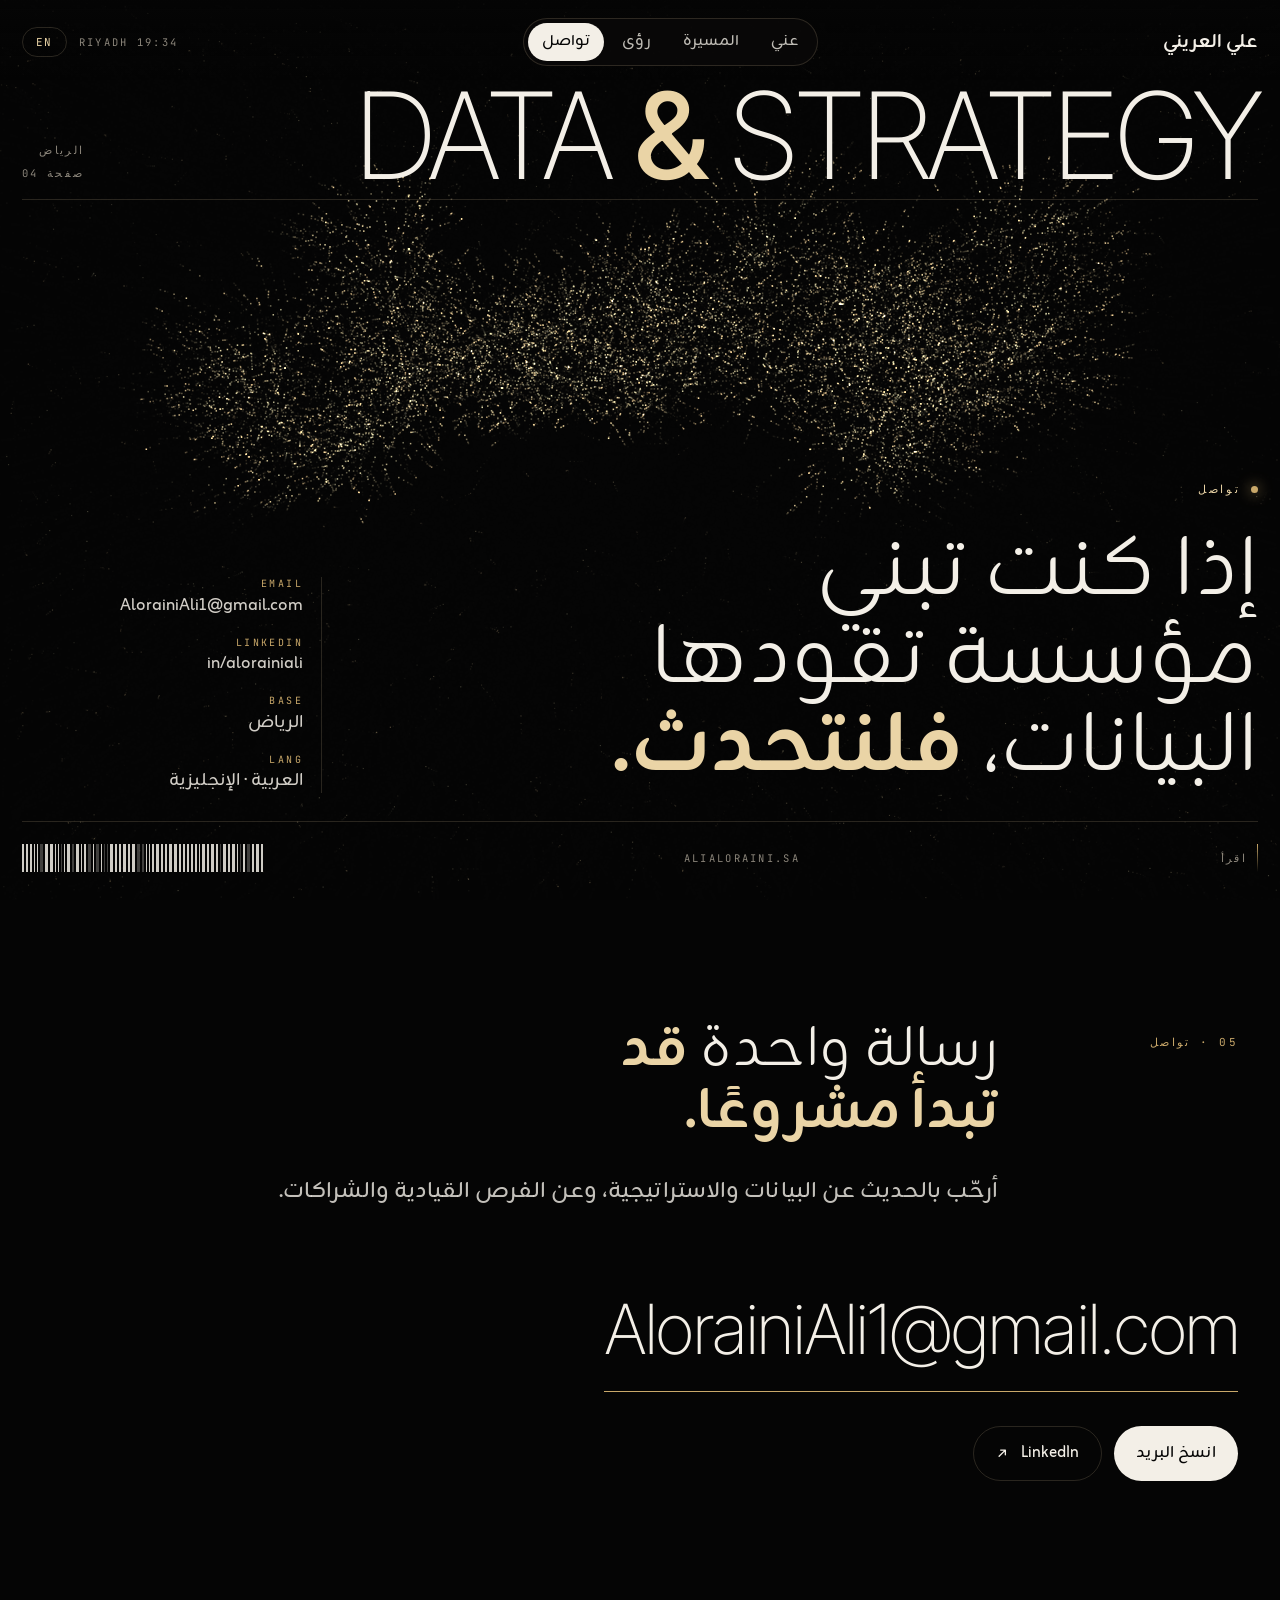
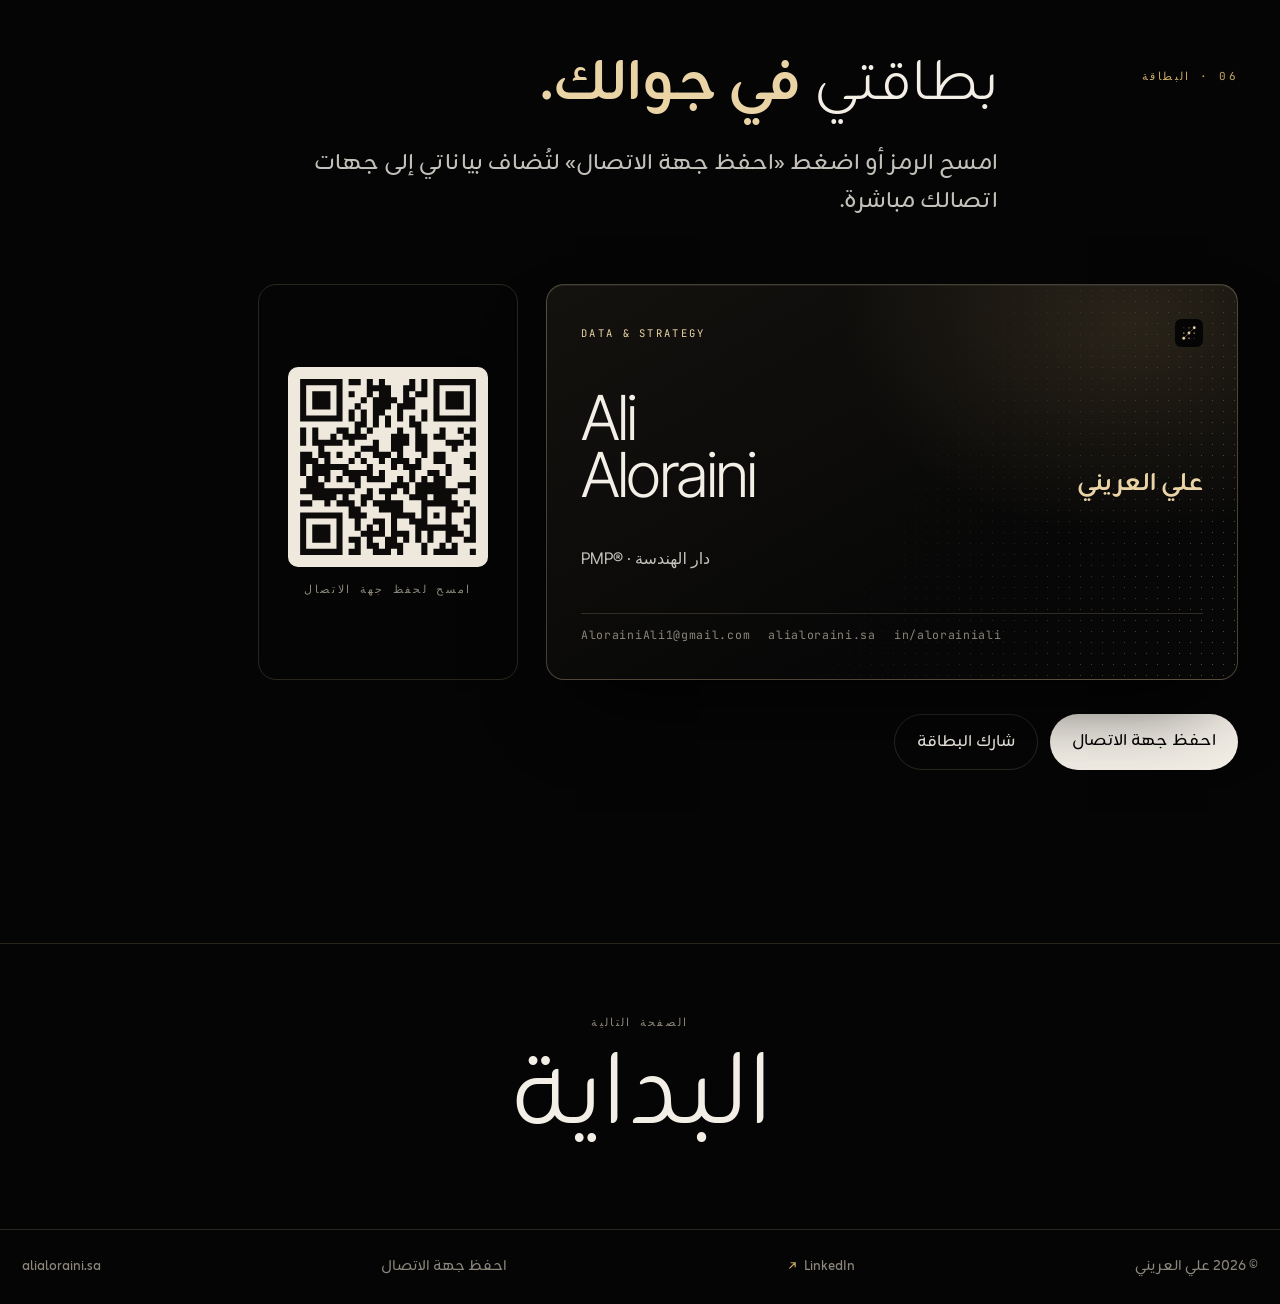
<file: contact.html>
<!doctype html>
<html lang="ar" dir="rtl" data-l="ar">
<head>
<meta charset="utf-8">
<meta name="viewport" content="width=device-width, initial-scale=1, viewport-fit=cover">
<title>تواصل | علي العريني</title>
<meta name="t-ar" content="تواصل | علي العريني"><meta name="t-en" content="Contact | Ali Aloraini">
<meta name="description" content="تواصل مع علي العريني عبر البريد أو لينكدإن.">
<meta name="theme-color" content="#050505">
<link rel="canonical" href="https://alialoraini.sa/contact.html">
<meta property="og:type" content="website"><meta property="og:site_name" content="Ali Aloraini"><meta property="og:title" content="تواصل | علي العريني"><meta property="og:description" content="تواصل مع علي العريني عبر البريد أو لينكدإن."><meta property="og:url" content="https://alialoraini.sa/contact.html"><meta property="og:image" content="https://alialoraini.sa/assets/og.jpg"><meta property="og:image:width" content="1200"><meta property="og:image:height" content="630"><meta property="og:locale" content="ar_SA"><meta property="og:locale:alternate" content="en_US">
<meta name="twitter:card" content="summary_large_image"><meta name="twitter:image" content="https://alialoraini.sa/assets/og.jpg">
<link rel="icon" href="/favicon.svg" type="image/svg+xml"><link rel="apple-touch-icon" href="/assets/apple-touch-icon.png">
<link rel="preconnect" href="https://fonts.googleapis.com"><link rel="preconnect" href="https://fonts.gstatic.com" crossorigin>
<link rel="stylesheet" href="https://fonts.googleapis.com/css2?family=Zain:wght@300;400;700;800&family=Inter+Tight:wght@200;300;400;500;600&family=JetBrains+Mono:wght@300;400&display=swap">
<link rel="stylesheet" href="/assets/site.css">
<script>try{var l=localStorage.getItem('l');if(l==='en'){var r=document.documentElement;r.setAttribute('data-l','en');r.lang='en';r.dir='ltr'}}catch(e){}</script>
</head>
<body>
<div class="curtain" aria-hidden="true"></div>
<header class="top">
  <a class="mark" href="/"><span lang="ar">علي العريني</span><span lang="en">Ali Aloraini</span></a>
  <nav class="nav" aria-label="Main"><a href="/about.html"><span lang="ar">عني</span><span lang="en">About</span></a><a href="/career.html"><span lang="ar">المسيرة</span><span lang="en">Career</span></a><a href="/insights.html"><span lang="ar">رؤى</span><span lang="en">Insights</span></a><a href="/contact.html" aria-current="page"><span lang="ar">تواصل</span><span lang="en">Contact</span></a></nav>
  <div class="tools"><span class="mono" data-clock>Riyadh</span><button class="lng" type="button"><span lang="ar">EN</span><span lang="en">ع</span></button><button class="burger" type="button" aria-expanded="false"><span lang="ar">القائمة</span><span lang="en">Menu</span></button></div>
</header>
<nav class="sheet" aria-label="Menu"><a href="/"><span class="k">00</span><span lang="ar">البداية</span><span lang="en">Opening</span></a><a href="/about.html"><span class="k">01</span><span lang="ar">عني</span><span lang="en">About</span></a><a href="/career.html"><span class="k">02</span><span lang="ar">المسيرة</span><span lang="en">Career</span></a><a href="/insights.html"><span class="k">03</span><span lang="ar">رؤى</span><span lang="en">Insights</span></a><a href="/contact.html"><span class="k">04</span><span lang="ar">تواصل</span><span lang="en">Contact</span></a></nav>
<section class="cover" data-word-ar="تواصل" data-word-en="CONTACT">
  <canvas aria-hidden="true"></canvas>
  <div class="masthead"><div class="title">DATA <b>&amp;</b> STRATEGY</div><div class="issue"><span class="mono"><span lang="ar">الرياض</span><span lang="en">Riyadh</span></span><span class="mono"><span lang="ar">صفحة</span><span lang="en">Page</span> 04</span></div></div>
  <div class="mid">
    <div><div class="kicker"><i></i><span lang="ar">تواصل</span><span lang="en">Contact</span></div><h1><span lang="ar">إذا كنت تبني مؤسسة تقودها البيانات، <em>فلنتحدث.</em></span><span lang="en">If you are building a data-led organisation, <em>let’s talk.</em></span></h1></div>
    <ul class="lines"><li><b>EMAIL</b>AlorainiAli1@gmail.com</li><li><b>LINKEDIN</b>in/alorainiali</li><li><b>BASE</b><span lang="ar">الرياض</span><span lang="en">Riyadh</span></li><li><b>LANG</b><span lang="ar">العربية · الإنجليزية</span><span lang="en">Arabic · English</span></li></ul>
  </div>
  <div class="foot"><a class="down mono" href="#read"><span class="tick"></span><span lang="ar">اقرأ</span><span lang="en">Read</span></a><span class="mono">alialoraini.sa</span><span class="barcode" data-code="CONTACT" aria-hidden="true"></span></div>
</section>

<main id="read">
<section class="story">
  <div class="sec-h rv"><div class="n">05 · <span lang="ar">تواصل</span><span lang="en">Contact</span></div><div>
    <h2><span lang="ar">رسالة واحدة <em>قد تبدأ مشروعًا.</em></span><span lang="en">One message <em>can start a project.</em></span></h2>
    <p class="lede"><span lang="ar">أرحّب بالحديث عن البيانات والاستراتيجية، وعن الفرص القيادية والشراكات.</span><span lang="en">I welcome conversations about data and strategy, leadership opportunities and partnerships.</span></p>
  </div></div>
  <div class="rv">
    <a class="mail" href="mailto:AlorainiAli1@gmail.com">AlorainiAli1@gmail.com</a>
    <div class="row"><button class="btn" type="button" data-copy="AlorainiAli1@gmail.com" aria-controls="cpn"><span lang="ar">انسخ البريد</span><span lang="en">Copy email</span></button><a class="btn o" href="https://www.linkedin.com/in/alorainiali" target="_blank" rel="noopener">LinkedIn <svg class="ic" viewBox="0 0 12 12" aria-hidden="true"><path d="M3 9L9 3M4.5 3H9v4.5" fill="none" stroke="currentColor" stroke-width="1.3" stroke-linecap="round" stroke-linejoin="round"/></svg></a></div>
    <p class="note" id="cpn" role="status"></p>
  </div>
</section>
<section class="story" id="card">
  <div class="sec-h rv"><div class="n">06 · <span lang="ar">البطاقة</span><span lang="en">Card</span></div><div><h2><span lang="ar">بطاقتي <em>في جوالك.</em></span><span lang="en">My card, <em>in your phone.</em></span></h2><p class="lede"><span lang="ar">امسح الرمز أو اضغط «احفظ جهة الاتصال» لتُضاف بياناتي إلى جهات اتصالك مباشرة.</span><span lang="en">Scan the code or tap “Save contact” to add my details straight to your contacts.</span></p></div></div>
  <div class="bcard rv">
    <div class="face">
      <div class="bc-top"><span class="mono">Data &amp; Strategy</span><span class="dots" aria-hidden="true"></span></div>
      <div class="bc-name"><strong>Ali<br>Aloraini</strong><span>علي العريني</span></div>
      <div class="bc-role">PMP® · <span lang="ar">دار الهندسة</span><span lang="en">Dar Al-Handasah</span></div>
      <div class="bc-meta"><span>AlorainiAli1@gmail.com</span><span>alialoraini.sa</span><span>in/alorainiali</span></div>
    </div>
    <div class="scan"><svg class="qr" viewBox="-2 -2 33 33" role="img" aria-label="QR"><rect x="-2" y="-2" width="33" height="33" fill="#EFE9DD"/><path d="M0 0h1v1h-1zM1 0h1v1h-1zM2 0h1v1h-1zM3 0h1v1h-1zM4 0h1v1h-1zM5 0h1v1h-1zM6 0h1v1h-1zM8 0h1v1h-1zM9 0h1v1h-1zM11 0h1v1h-1zM13 0h1v1h-1zM18 0h1v1h-1zM20 0h1v1h-1zM22 0h1v1h-1zM23 0h1v1h-1zM24 0h1v1h-1zM25 0h1v1h-1zM26 0h1v1h-1zM27 0h1v1h-1zM28 0h1v1h-1zM0 1h1v1h-1zM6 1h1v1h-1zM11 1h1v1h-1zM12 1h1v1h-1zM13 1h1v1h-1zM14 1h1v1h-1zM17 1h1v1h-1zM18 1h1v1h-1zM20 1h1v1h-1zM22 1h1v1h-1zM28 1h1v1h-1zM0 2h1v1h-1zM2 2h1v1h-1zM3 2h1v1h-1zM4 2h1v1h-1zM6 2h1v1h-1zM8 2h1v1h-1zM11 2h1v1h-1zM13 2h1v1h-1zM14 2h1v1h-1zM17 2h1v1h-1zM19 2h1v1h-1zM20 2h1v1h-1zM22 2h1v1h-1zM24 2h1v1h-1zM25 2h1v1h-1zM26 2h1v1h-1zM28 2h1v1h-1zM0 3h1v1h-1zM2 3h1v1h-1zM3 3h1v1h-1zM4 3h1v1h-1zM6 3h1v1h-1zM10 3h1v1h-1zM12 3h1v1h-1zM13 3h1v1h-1zM14 3h1v1h-1zM15 3h1v1h-1zM17 3h1v1h-1zM18 3h1v1h-1zM22 3h1v1h-1zM24 3h1v1h-1zM25 3h1v1h-1zM26 3h1v1h-1zM28 3h1v1h-1zM0 4h1v1h-1zM2 4h1v1h-1zM3 4h1v1h-1zM4 4h1v1h-1zM6 4h1v1h-1zM9 4h1v1h-1zM12 4h1v1h-1zM13 4h1v1h-1zM14 4h1v1h-1zM16 4h1v1h-1zM17 4h1v1h-1zM18 4h1v1h-1zM22 4h1v1h-1zM24 4h1v1h-1zM25 4h1v1h-1zM26 4h1v1h-1zM28 4h1v1h-1zM0 5h1v1h-1zM6 5h1v1h-1zM8 5h1v1h-1zM10 5h1v1h-1zM12 5h1v1h-1zM13 5h1v1h-1zM16 5h1v1h-1zM20 5h1v1h-1zM22 5h1v1h-1zM28 5h1v1h-1zM0 6h1v1h-1zM1 6h1v1h-1zM2 6h1v1h-1zM3 6h1v1h-1zM4 6h1v1h-1zM5 6h1v1h-1zM6 6h1v1h-1zM8 6h1v1h-1zM10 6h1v1h-1zM12 6h1v1h-1zM14 6h1v1h-1zM16 6h1v1h-1zM18 6h1v1h-1zM20 6h1v1h-1zM22 6h1v1h-1zM23 6h1v1h-1zM24 6h1v1h-1zM25 6h1v1h-1zM26 6h1v1h-1zM27 6h1v1h-1zM28 6h1v1h-1zM9 7h1v1h-1zM10 7h1v1h-1zM12 7h1v1h-1zM14 7h1v1h-1zM18 7h1v1h-1zM19 7h1v1h-1zM0 8h1v1h-1zM2 8h1v1h-1zM6 8h1v1h-1zM7 8h1v1h-1zM9 8h1v1h-1zM11 8h1v1h-1zM16 8h1v1h-1zM19 8h1v1h-1zM23 8h1v1h-1zM26 8h1v1h-1zM28 8h1v1h-1zM0 9h1v1h-1zM2 9h1v1h-1zM5 9h1v1h-1zM7 9h1v1h-1zM8 9h1v1h-1zM9 9h1v1h-1zM10 9h1v1h-1zM15 9h1v1h-1zM16 9h1v1h-1zM17 9h1v1h-1zM19 9h1v1h-1zM20 9h1v1h-1zM22 9h1v1h-1zM23 9h1v1h-1zM27 9h1v1h-1zM28 9h1v1h-1zM0 10h1v1h-1zM2 10h1v1h-1zM3 10h1v1h-1zM4 10h1v1h-1zM5 10h1v1h-1zM6 10h1v1h-1zM8 10h1v1h-1zM12 10h1v1h-1zM15 10h1v1h-1zM16 10h1v1h-1zM17 10h1v1h-1zM19 10h1v1h-1zM20 10h1v1h-1zM24 10h1v1h-1zM25 10h1v1h-1zM26 10h1v1h-1zM28 10h1v1h-1zM3 11h1v1h-1zM10 11h1v1h-1zM11 11h1v1h-1zM12 11h1v1h-1zM15 11h1v1h-1zM16 11h1v1h-1zM19 11h1v1h-1zM20 11h1v1h-1zM25 11h1v1h-1zM0 12h1v1h-1zM1 12h1v1h-1zM3 12h1v1h-1zM4 12h1v1h-1zM6 12h1v1h-1zM9 12h1v1h-1zM12 12h1v1h-1zM13 12h1v1h-1zM14 12h1v1h-1zM16 12h1v1h-1zM20 12h1v1h-1zM22 12h1v1h-1zM23 12h1v1h-1zM28 12h1v1h-1zM0 13h1v1h-1zM1 13h1v1h-1zM2 13h1v1h-1zM4 13h1v1h-1zM8 13h1v1h-1zM10 13h1v1h-1zM13 13h1v1h-1zM15 13h1v1h-1zM16 13h1v1h-1zM17 13h1v1h-1zM19 13h1v1h-1zM22 13h1v1h-1zM23 13h1v1h-1zM27 13h1v1h-1zM28 13h1v1h-1zM0 14h1v1h-1zM2 14h1v1h-1zM3 14h1v1h-1zM4 14h1v1h-1zM5 14h1v1h-1zM6 14h1v1h-1zM7 14h1v1h-1zM11 14h1v1h-1zM15 14h1v1h-1zM17 14h1v1h-1zM18 14h1v1h-1zM19 14h1v1h-1zM24 14h1v1h-1zM28 14h1v1h-1zM0 15h1v1h-1zM2 15h1v1h-1zM3 15h1v1h-1zM4 15h1v1h-1zM7 15h1v1h-1zM8 15h1v1h-1zM9 15h1v1h-1zM10 15h1v1h-1zM11 15h1v1h-1zM13 15h1v1h-1zM18 15h1v1h-1zM21 15h1v1h-1zM22 15h1v1h-1zM24 15h1v1h-1zM1 16h1v1h-1zM2 16h1v1h-1zM4 16h1v1h-1zM6 16h1v1h-1zM8 16h1v1h-1zM9 16h1v1h-1zM11 16h1v1h-1zM12 16h1v1h-1zM13 16h1v1h-1zM16 16h1v1h-1zM18 16h1v1h-1zM20 16h1v1h-1zM22 16h1v1h-1zM23 16h1v1h-1zM28 16h1v1h-1zM1 17h1v1h-1zM2 17h1v1h-1zM3 17h1v1h-1zM9 17h1v1h-1zM15 17h1v1h-1zM16 17h1v1h-1zM17 17h1v1h-1zM19 17h1v1h-1zM20 17h1v1h-1zM21 17h1v1h-1zM22 17h1v1h-1zM23 17h1v1h-1zM26 17h1v1h-1zM27 17h1v1h-1zM28 17h1v1h-1zM0 18h1v1h-1zM1 18h1v1h-1zM2 18h1v1h-1zM3 18h1v1h-1zM4 18h1v1h-1zM5 18h1v1h-1zM6 18h1v1h-1zM7 18h1v1h-1zM8 18h1v1h-1zM11 18h1v1h-1zM13 18h1v1h-1zM14 18h1v1h-1zM15 18h1v1h-1zM17 18h1v1h-1zM19 18h1v1h-1zM20 18h1v1h-1zM21 18h1v1h-1zM22 18h1v1h-1zM23 18h1v1h-1zM24 18h1v1h-1zM25 18h1v1h-1zM28 18h1v1h-1zM2 19h1v1h-1zM3 19h1v1h-1zM4 19h1v1h-1zM5 19h1v1h-1zM7 19h1v1h-1zM10 19h1v1h-1zM11 19h1v1h-1zM14 19h1v1h-1zM18 19h1v1h-1zM19 19h1v1h-1zM20 19h1v1h-1zM22 19h1v1h-1zM23 19h1v1h-1zM24 19h1v1h-1zM0 20h1v1h-1zM1 20h1v1h-1zM4 20h1v1h-1zM6 20h1v1h-1zM7 20h1v1h-1zM8 20h1v1h-1zM10 20h1v1h-1zM12 20h1v1h-1zM13 20h1v1h-1zM14 20h1v1h-1zM15 20h1v1h-1zM16 20h1v1h-1zM20 20h1v1h-1zM21 20h1v1h-1zM22 20h1v1h-1zM23 20h1v1h-1zM24 20h1v1h-1zM25 20h1v1h-1zM27 20h1v1h-1zM8 21h1v1h-1zM9 21h1v1h-1zM13 21h1v1h-1zM14 21h1v1h-1zM15 21h1v1h-1zM16 21h1v1h-1zM20 21h1v1h-1zM24 21h1v1h-1zM25 21h1v1h-1zM26 21h1v1h-1zM28 21h1v1h-1zM0 22h1v1h-1zM1 22h1v1h-1zM2 22h1v1h-1zM3 22h1v1h-1zM4 22h1v1h-1zM5 22h1v1h-1zM6 22h1v1h-1zM8 22h1v1h-1zM9 22h1v1h-1zM10 22h1v1h-1zM15 22h1v1h-1zM16 22h1v1h-1zM17 22h1v1h-1zM18 22h1v1h-1zM20 22h1v1h-1zM22 22h1v1h-1zM24 22h1v1h-1zM28 22h1v1h-1zM0 23h1v1h-1zM6 23h1v1h-1zM9 23h1v1h-1zM12 23h1v1h-1zM13 23h1v1h-1zM15 23h1v1h-1zM18 23h1v1h-1zM19 23h1v1h-1zM20 23h1v1h-1zM24 23h1v1h-1zM27 23h1v1h-1zM28 23h1v1h-1zM0 24h1v1h-1zM2 24h1v1h-1zM3 24h1v1h-1zM4 24h1v1h-1zM6 24h1v1h-1zM9 24h1v1h-1zM11 24h1v1h-1zM13 24h1v1h-1zM15 24h1v1h-1zM19 24h1v1h-1zM20 24h1v1h-1zM21 24h1v1h-1zM22 24h1v1h-1zM23 24h1v1h-1zM24 24h1v1h-1zM25 24h1v1h-1zM28 24h1v1h-1zM0 25h1v1h-1zM2 25h1v1h-1zM3 25h1v1h-1zM4 25h1v1h-1zM6 25h1v1h-1zM10 25h1v1h-1zM11 25h1v1h-1zM12 25h1v1h-1zM13 25h1v1h-1zM15 25h1v1h-1zM16 25h1v1h-1zM17 25h1v1h-1zM19 25h1v1h-1zM21 25h1v1h-1zM24 25h1v1h-1zM25 25h1v1h-1zM26 25h1v1h-1zM28 25h1v1h-1zM0 26h1v1h-1zM2 26h1v1h-1zM3 26h1v1h-1zM4 26h1v1h-1zM6 26h1v1h-1zM8 26h1v1h-1zM9 26h1v1h-1zM11 26h1v1h-1zM14 26h1v1h-1zM15 26h1v1h-1zM17 26h1v1h-1zM19 26h1v1h-1zM21 26h1v1h-1zM24 26h1v1h-1zM27 26h1v1h-1zM28 26h1v1h-1zM0 27h1v1h-1zM6 27h1v1h-1zM9 27h1v1h-1zM11 27h1v1h-1zM12 27h1v1h-1zM14 27h1v1h-1zM15 27h1v1h-1zM16 27h1v1h-1zM20 27h1v1h-1zM23 27h1v1h-1zM25 27h1v1h-1zM0 28h1v1h-1zM1 28h1v1h-1zM2 28h1v1h-1zM3 28h1v1h-1zM4 28h1v1h-1zM5 28h1v1h-1zM6 28h1v1h-1zM8 28h1v1h-1zM9 28h1v1h-1zM12 28h1v1h-1zM13 28h1v1h-1zM14 28h1v1h-1zM16 28h1v1h-1zM20 28h1v1h-1zM22 28h1v1h-1zM23 28h1v1h-1zM24 28h1v1h-1zM25 28h1v1h-1zM28 28h1v1h-1z" fill="#0C0B0A"/></svg><span class="mono"><span lang="ar">امسح لحفظ جهة الاتصال</span><span lang="en">Scan to save contact</span></span></div>
  </div>
  <div class="row rv"><a class="btn" href="/ali-aloraini.vcf"><span lang="ar">احفظ جهة الاتصال</span><span lang="en">Save contact</span></a><button class="btn o" type="button" data-share="https://alialoraini.sa/contact.html#card" aria-controls="shn"><span lang="ar">شارك البطاقة</span><span lang="en">Share card</span></button></div>
  <p class="note" id="shn" role="status"></p>
</section>
</main>
<a class="next" href="/"><span class="mono"><span lang="ar">الصفحة التالية</span><span lang="en">Next</span></span><strong><span lang="ar">البداية</span><span lang="en">The opening</span></strong></a>
<footer class="foot"><span>© 2026 <span lang="ar">علي العريني</span><span lang="en">Ali Aloraini</span></span><a href="https://www.linkedin.com/in/alorainiali" target="_blank" rel="noopener">LinkedIn <svg class="ic" viewBox="0 0 12 12" aria-hidden="true"><path d="M3 9L9 3M4.5 3H9v4.5" fill="none" stroke="currentColor" stroke-width="1.3" stroke-linecap="round" stroke-linejoin="round"/></svg></a><a href="/ali-aloraini.vcf"><span lang="ar">احفظ جهة الاتصال</span><span lang="en">Save contact</span></a><span style="direction:ltr">alialoraini.sa</span></footer>
<script src="/assets/site.js"></script>
</body>
</html>
</file>
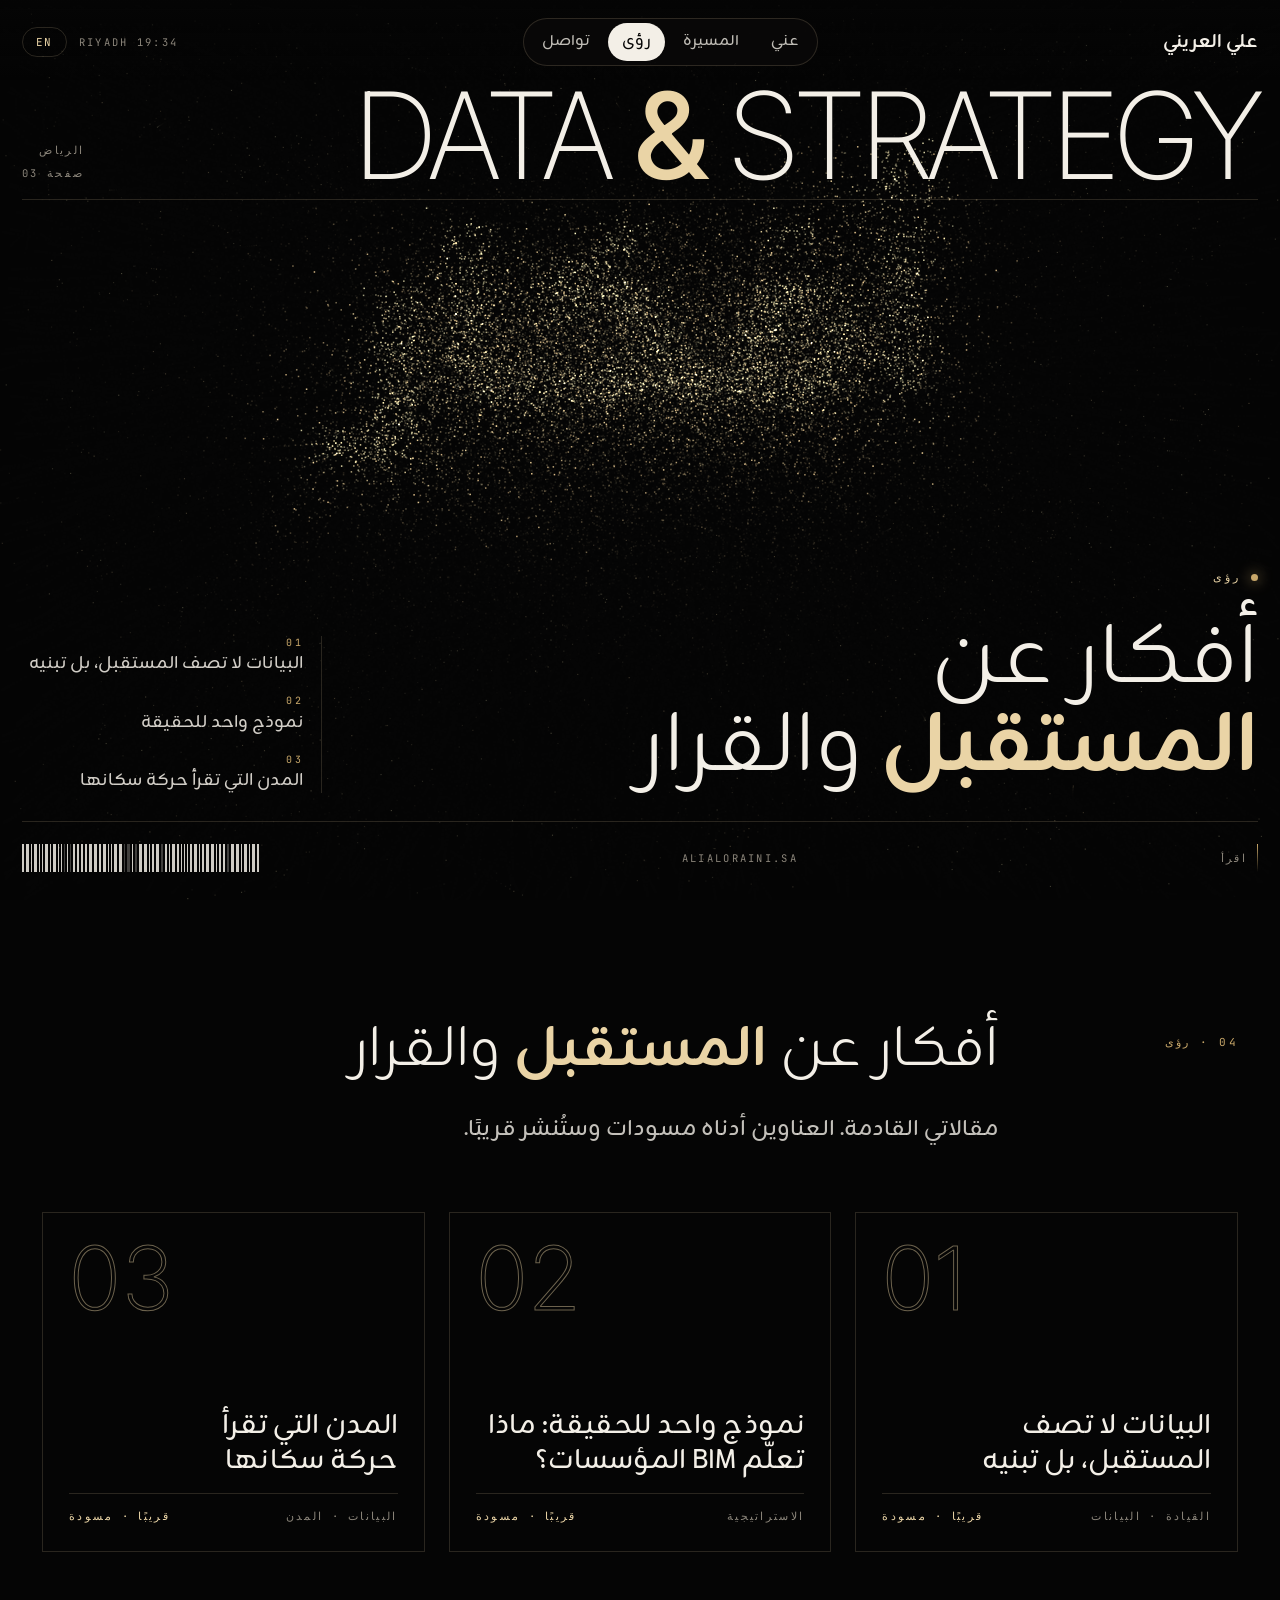
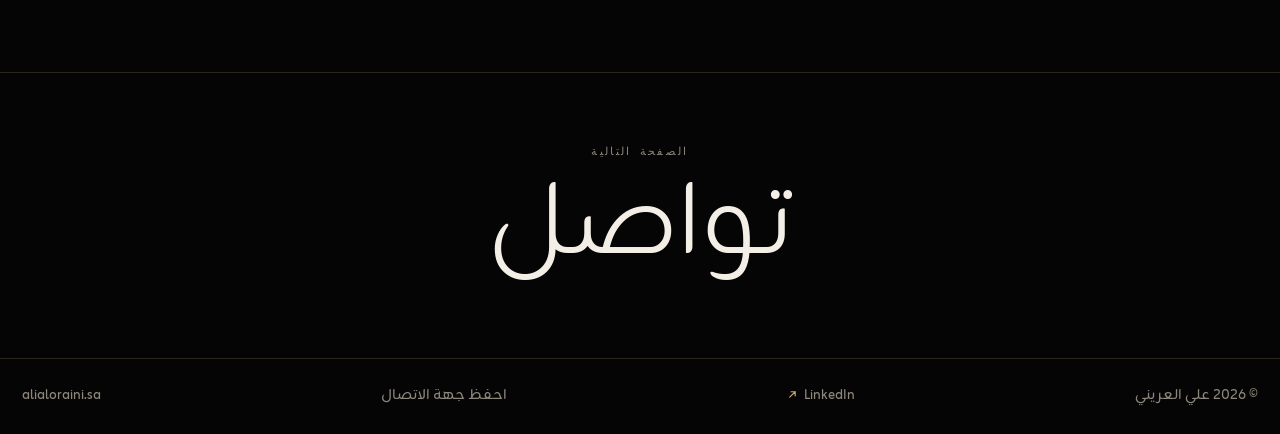
<file: insights.html>
<!doctype html>
<html lang="ar" dir="rtl" data-l="ar">
<head>
<meta charset="utf-8">
<meta name="viewport" content="width=device-width, initial-scale=1, viewport-fit=cover">
<title>رؤى | علي العريني</title>
<meta name="t-ar" content="رؤى | علي العريني"><meta name="t-en" content="Insights | Ali Aloraini">
<meta name="description" content="مقالات علي العريني القادمة عن البيانات والقرار والمدن.">
<meta name="theme-color" content="#050505">
<link rel="canonical" href="https://alialoraini.sa/insights.html">
<meta property="og:type" content="website"><meta property="og:site_name" content="Ali Aloraini"><meta property="og:title" content="رؤى | علي العريني"><meta property="og:description" content="مقالات علي العريني القادمة عن البيانات والقرار والمدن."><meta property="og:url" content="https://alialoraini.sa/insights.html"><meta property="og:image" content="https://alialoraini.sa/assets/og.jpg"><meta property="og:image:width" content="1200"><meta property="og:image:height" content="630"><meta property="og:locale" content="ar_SA"><meta property="og:locale:alternate" content="en_US">
<meta name="twitter:card" content="summary_large_image"><meta name="twitter:image" content="https://alialoraini.sa/assets/og.jpg">
<link rel="icon" href="/favicon.svg" type="image/svg+xml"><link rel="apple-touch-icon" href="/assets/apple-touch-icon.png">
<link rel="preconnect" href="https://fonts.googleapis.com"><link rel="preconnect" href="https://fonts.gstatic.com" crossorigin>
<link rel="stylesheet" href="https://fonts.googleapis.com/css2?family=Zain:wght@300;400;700;800&family=Inter+Tight:wght@200;300;400;500;600&family=JetBrains+Mono:wght@300;400&display=swap">
<link rel="stylesheet" href="/assets/site.css">
<script>try{var l=localStorage.getItem('l');if(l==='en'){var r=document.documentElement;r.setAttribute('data-l','en');r.lang='en';r.dir='ltr'}}catch(e){}</script>
</head>
<body>
<div class="curtain" aria-hidden="true"></div>
<header class="top">
  <a class="mark" href="/"><span lang="ar">علي العريني</span><span lang="en">Ali Aloraini</span></a>
  <nav class="nav" aria-label="Main"><a href="/about.html"><span lang="ar">عني</span><span lang="en">About</span></a><a href="/career.html"><span lang="ar">المسيرة</span><span lang="en">Career</span></a><a href="/insights.html" aria-current="page"><span lang="ar">رؤى</span><span lang="en">Insights</span></a><a href="/contact.html"><span lang="ar">تواصل</span><span lang="en">Contact</span></a></nav>
  <div class="tools"><span class="mono" data-clock>Riyadh</span><button class="lng" type="button"><span lang="ar">EN</span><span lang="en">ع</span></button><button class="burger" type="button" aria-expanded="false"><span lang="ar">القائمة</span><span lang="en">Menu</span></button></div>
</header>
<nav class="sheet" aria-label="Menu"><a href="/"><span class="k">00</span><span lang="ar">البداية</span><span lang="en">Opening</span></a><a href="/about.html"><span class="k">01</span><span lang="ar">عني</span><span lang="en">About</span></a><a href="/career.html"><span class="k">02</span><span lang="ar">المسيرة</span><span lang="en">Career</span></a><a href="/insights.html"><span class="k">03</span><span lang="ar">رؤى</span><span lang="en">Insights</span></a><a href="/contact.html"><span class="k">04</span><span lang="ar">تواصل</span><span lang="en">Contact</span></a></nav>
<section class="cover" data-word-ar="أفكار" data-word-en="IDEAS">
  <canvas aria-hidden="true"></canvas>
  <div class="masthead"><div class="title">DATA <b>&amp;</b> STRATEGY</div><div class="issue"><span class="mono"><span lang="ar">الرياض</span><span lang="en">Riyadh</span></span><span class="mono"><span lang="ar">صفحة</span><span lang="en">Page</span> 03</span></div></div>
  <div class="mid">
    <div><div class="kicker"><i></i><span lang="ar">رؤى</span><span lang="en">Insights</span></div><h1><span lang="ar">أفكار عن <em>المستقبل</em> والقرار</span><span lang="en">Thinking on the <em>future</em> and decisions</span></h1></div>
    <ul class="lines"><li><b>01</b><span lang="ar">البيانات لا تصف المستقبل، بل تبنيه</span><span lang="en">Data doesn’t describe the future. It builds it</span></li><li><b>02</b><span lang="ar">نموذج واحد للحقيقة</span><span lang="en">One model of the truth</span></li><li><b>03</b><span lang="ar">المدن التي تقرأ حركة سكانها</span><span lang="en">Cities that read how their people move</span></li></ul>
  </div>
  <div class="foot"><a class="down mono" href="#read"><span class="tick"></span><span lang="ar">اقرأ</span><span lang="en">Read</span></a><span class="mono">alialoraini.sa</span><span class="barcode" data-code="IDEAS" aria-hidden="true"></span></div>
</section>

<main id="read">
<section class="story">
  <div class="sec-h rv"><div class="n">04 · <span lang="ar">رؤى</span><span lang="en">Insights</span></div><div><h2><span lang="ar">أفكار عن <em>المستقبل</em> والقرار</span><span lang="en">Thinking on the <em>future</em> and decisions</span></h2><p class="lede"><span lang="ar">مقالاتي القادمة. العناوين أدناه مسودات وستُنشر قريبًا.</span><span lang="en">Upcoming articles. The titles below are drafts, coming soon.</span></p></div></div>
  <div class="arts">
    <a class="art rv" href="/contact.html"><span class="no">01</span><h3><span lang="ar">البيانات لا تصف المستقبل، بل تبنيه</span><span lang="en">Data doesn’t describe the future. It builds it</span></h3><span class="meta"><span class="mono"><span lang="ar">القيادة · البيانات</span><span lang="en">Leadership · Data</span></span><span class="mono soon"><span lang="ar">قريبًا · مسودة</span><span lang="en">Soon · Draft</span></span></span></a>
    <a class="art rv" href="/contact.html"><span class="no">02</span><h3><span lang="ar">نموذج واحد للحقيقة: ماذا تعلّم BIM المؤسسات؟</span><span lang="en">One model of the truth: what BIM teaches organisations</span></h3><span class="meta"><span class="mono"><span lang="ar">الاستراتيجية</span><span lang="en">Strategy</span></span><span class="mono soon"><span lang="ar">قريبًا · مسودة</span><span lang="en">Soon · Draft</span></span></span></a>
    <a class="art rv" href="/contact.html"><span class="no">03</span><h3><span lang="ar">المدن التي تقرأ حركة سكانها</span><span lang="en">Cities that read how their people move</span></h3><span class="meta"><span class="mono"><span lang="ar">البيانات · المدن</span><span lang="en">Data · Cities</span></span><span class="mono soon"><span lang="ar">قريبًا · مسودة</span><span lang="en">Soon · Draft</span></span></span></a>
  </div>
</section>
</main>
<a class="next" href="/contact.html"><span class="mono"><span lang="ar">الصفحة التالية</span><span lang="en">Next</span></span><strong><span lang="ar">تواصل</span><span lang="en">Contact</span></strong></a>
<footer class="foot"><span>© 2026 <span lang="ar">علي العريني</span><span lang="en">Ali Aloraini</span></span><a href="https://www.linkedin.com/in/alorainiali" target="_blank" rel="noopener">LinkedIn <svg class="ic" viewBox="0 0 12 12" aria-hidden="true"><path d="M3 9L9 3M4.5 3H9v4.5" fill="none" stroke="currentColor" stroke-width="1.3" stroke-linecap="round" stroke-linejoin="round"/></svg></a><a href="/ali-aloraini.vcf"><span lang="ar">احفظ جهة الاتصال</span><span lang="en">Save contact</span></a><span style="direction:ltr">alialoraini.sa</span></footer>
<script src="/assets/site.js"></script>
</body>
</html>
</file>
<file: assets/site.css>
/* Ali Aloraini — magazine pages. Dark, gold light, editorial. */
:root{
  --bg:#050505; --bg2:#0C0B0A; --ink:#F3EFE7; --mute:#8C867B; --gold:#C9A86A; --gold2:#EAD4A6; --hair:rgba(234,212,166,.16); --paper:#EFE9DD; --paperInk:#14120F;
  --ar:'Zain',Tahoma,sans-serif; --en:'Inter Tight',system-ui,sans-serif; --mono:'JetBrains Mono',ui-monospace,monospace;
  --ease:cubic-bezier(.7,0,.2,1);
  --gut:max(22px,env(safe-area-inset-left,0px));
  color-scheme:dark;
}
*{box-sizing:border-box}
html,body{overflow-x:clip;background:var(--bg)}
body{margin:0;color:var(--ink);font-family:var(--ar);-webkit-font-smoothing:antialiased;line-height:1.6}
:root[data-l="en"] body{font-family:var(--en)}
:root:not([data-l="en"]) [lang="en"]{display:none!important}
:root[data-l="en"] [lang="ar"]{display:none!important}
a{color:inherit}
a:focus-visible,button:focus-visible{outline:1px solid var(--gold);outline-offset:4px}
.mono{font-family:var(--mono);font-size:10.5px;letter-spacing:.22em;text-transform:uppercase;color:var(--mute)}
em{font-style:normal;color:var(--gold2);font-weight:700}
:root[data-l="en"] em{font-weight:400}

/* header */
.top{position:fixed;z-index:40;top:0;left:0;right:0;display:flex;justify-content:space-between;align-items:center;gap:16px;
  padding:calc(18px + env(safe-area-inset-top,0px)) max(22px,env(safe-area-inset-right,0px)) 14px var(--gut);
  background:linear-gradient(rgba(5,5,5,.85),rgba(5,5,5,0));}
.mark{font-weight:700;font-size:18px;text-decoration:none}
:root[data-l="en"] .mark{font-weight:600;font-size:15px}
.nav{display:flex;gap:4px;align-items:center;border:1px solid var(--hair);border-radius:99px;padding:4px;background:rgba(12,11,10,.6);backdrop-filter:blur(12px);-webkit-backdrop-filter:blur(12px)}
.nav a{text-decoration:none;padding:7px 14px;border-radius:99px;font-size:15px;color:rgba(243,239,231,.78);transition:background .3s,color .3s}
:root[data-l="en"] .nav a{font-size:13px}
.nav a:hover{color:var(--ink);background:rgba(243,239,231,.07)}
.nav a[aria-current="page"]{background:var(--ink);color:var(--bg)}
.lng{background:none;border:1px solid var(--hair);color:var(--gold2);border-radius:99px;padding:7px 13px;font-family:var(--mono);font-size:11px;letter-spacing:.12em;cursor:pointer}
.tools{display:flex;gap:12px;align-items:center}
@media (max-width:820px){.nav{display:none}.burger{display:inline-flex}}
.burger{display:none;background:none;border:1px solid var(--hair);color:var(--ink);border-radius:99px;padding:7px 14px;font:inherit;font-size:14px;cursor:pointer}
.sheet{position:fixed;inset:0;z-index:39;background:rgba(5,5,5,.96);display:flex;flex-direction:column;justify-content:center;gap:8px;padding:0 var(--gut);opacity:0;visibility:hidden;transition:opacity .5s,visibility .5s}
.sheet.open{opacity:1;visibility:visible}
.sheet a{font-size:44px;font-weight:300;text-decoration:none;line-height:1.3}
:root[data-l="en"] .sheet a{font-weight:200;letter-spacing:-.03em}
.sheet a span.k{font-family:var(--mono);font-size:11px;color:var(--gold);letter-spacing:.2em;margin-inline-end:14px;vertical-align:middle}

/* page transition */
.curtain{position:fixed;inset:0;z-index:100;pointer-events:none;background:var(--bg);transform:scaleY(1);transform-origin:top;transition:transform 1s var(--ease)}
.curtain::after{content:"";position:absolute;left:0;right:0;bottom:0;height:1px;background:var(--gold);box-shadow:0 0 18px var(--gold)}
.loaded .curtain{transform:scaleY(0)}
.leaving .curtain{transform:scaleY(1);transform-origin:bottom;transition-duration:.7s}

/* magazine cover */
.cover{position:relative;min-height:100vh;min-height:100svh;display:grid;grid-template-rows:auto 1fr auto;padding:calc(84px + env(safe-area-inset-top,0px)) max(22px,env(safe-area-inset-right,0px)) calc(28px + env(safe-area-inset-bottom,0px)) var(--gut);overflow:hidden;isolation:isolate}
.cover canvas{position:absolute;inset:0;width:100%;height:100%;z-index:-1}
.masthead{display:flex;justify-content:space-between;align-items:flex-end;gap:20px;border-bottom:1px solid var(--hair);padding-bottom:12px}
.masthead .title{font-family:var(--en);font-weight:200;font-size:clamp(40px,9.4vw,150px);line-height:.86;letter-spacing:-.055em;color:var(--ink);direction:ltr;white-space:nowrap}
.masthead .title b{font-weight:500;color:var(--gold2)}
.masthead .issue{display:flex;flex-direction:column;align-items:flex-end;gap:6px;text-align:end;padding-bottom:6px}
[dir="rtl"] .masthead .issue{align-items:flex-start}
.cover .mid{display:grid;grid-template-columns:1fr minmax(220px,300px);gap:40px;align-items:end;padding-top:30px}
.cover h1{margin:0;font-weight:300;font-size:clamp(44px,6.6vw,112px);line-height:1.04;text-wrap:balance;max-width:13ch;padding-top:.15em}
:root[data-l="en"] .cover h1{font-weight:200;letter-spacing:-.045em}
.cover .kicker{display:inline-flex;align-items:center;gap:10px;margin-bottom:18px;font-family:var(--mono);font-size:11px;letter-spacing:.26em;text-transform:uppercase;color:var(--gold2)}
.cover .kicker i{width:7px;height:7px;border-radius:50%;background:var(--gold);box-shadow:0 0 14px var(--gold)}
.lines{list-style:none;margin:0;padding:0;display:flex;flex-direction:column;gap:18px;border-inline-start:1px solid var(--hair);padding-inline-start:18px}
.lines li{font-size:17px;line-height:1.35;color:rgba(243,239,231,.86)}
:root[data-l="en"] .lines li{font-size:15px}
.lines li b{display:block;font-family:var(--mono);font-weight:400;font-size:10px;letter-spacing:.24em;color:var(--gold);margin-bottom:4px}
.cover .foot{display:flex;justify-content:space-between;align-items:center;gap:16px;padding-top:22px;border-top:1px solid var(--hair);margin-top:28px}
.barcode{display:flex;gap:2px;height:28px;align-items:stretch;direction:ltr}
.barcode i{display:block;background:var(--ink);opacity:.8}
.down{display:inline-flex;align-items:center;gap:10px;text-decoration:none}
.down .tick{width:1px;height:28px;background:linear-gradient(var(--gold),transparent);animation:dr 2.2s var(--ease) infinite;transform-origin:top}
@keyframes dr{0%{transform:scaleY(0)}50%{transform:scaleY(1)}100%{transform:scaleY(1);opacity:0}}
@media (max-width:820px){
  .cover .mid{grid-template-columns:1fr;gap:28px}
  .masthead .issue{display:none}
  .lines{border-inline-start:0;padding-inline-start:0;border-top:1px solid var(--hair);padding-top:16px;flex-direction:row;flex-wrap:wrap;gap:14px 22px}
  .lines li{flex:1 1 40%;font-size:15px}
}

/* article body */
.story{padding:120px max(22px,env(safe-area-inset-right,0px)) 120px var(--gut);max-width:1240px;margin:0 auto}
.story+.story{padding-top:0}
.sec-h{display:grid;grid-template-columns:200px 1fr;gap:40px;align-items:start;margin-bottom:64px}
.sec-h .n{font-family:var(--mono);font-size:11px;letter-spacing:.22em;color:var(--gold);text-transform:uppercase;padding-top:14px}
.sec-h h2{margin:0;font-weight:300;font-size:clamp(34px,4.4vw,68px);line-height:1.1;text-wrap:balance;max-width:20ch}
:root[data-l="en"] .sec-h h2{font-weight:200;letter-spacing:-.035em}
.lede{font-size:clamp(19px,1.7vw,24px);line-height:1.75;color:rgba(243,239,231,.8);max-width:52ch;margin:28px 0 0}
.dropcap::first-letter{float:inline-start;font-size:4.2em;line-height:.9;font-weight:700;color:var(--gold2);margin-inline-end:.12em;margin-top:.06em}
:root[data-l="en"] .dropcap::first-letter{font-weight:300}
@media (max-width:820px){.sec-h{grid-template-columns:1fr;gap:12px;margin-bottom:40px}.story{padding-top:80px;padding-bottom:80px}}

.pull{margin:0;padding:56px 0;border-block:1px solid var(--hair);font-weight:300;font-size:clamp(30px,3.8vw,58px);line-height:1.2;text-wrap:balance;text-align:center}
:root[data-l="en"] .pull{font-weight:200;letter-spacing:-.03em}
.pull cite{display:block;margin-top:18px;font-style:normal;font-family:var(--mono);font-size:11px;letter-spacing:.24em;color:var(--mute);text-transform:uppercase}

.principles{display:grid;grid-template-columns:repeat(2,minmax(0,1fr));gap:1px;background:var(--hair);border:1px solid var(--hair)}
.pr{background:var(--bg);padding:38px 34px;display:flex;flex-direction:column;gap:12px;min-width:0}
.pr .k{font-family:var(--en);font-weight:200;font-size:56px;line-height:1;color:var(--gold);font-variant-numeric:tabular-nums}
.pr h3{margin:0;font-size:28px;font-weight:700;line-height:1.25}
:root[data-l="en"] .pr h3{font-size:24px;font-weight:500;letter-spacing:-.02em}
.pr p{margin:0;font-size:18px;color:rgba(243,239,231,.78)}
.pr small{margin-top:auto;padding-top:14px;border-top:1px solid var(--hair);color:var(--mute);font-size:15px}
@media (max-width:820px){.principles{grid-template-columns:1fr}}

/* career */
.stations{border-top:1px solid var(--hair)}
.st{display:grid;grid-template-columns:150px minmax(0,1fr) minmax(0,1.15fr);gap:36px;padding:42px 0;border-bottom:1px solid var(--hair);align-items:start;transition:background .5s}
.st:hover{background:linear-gradient(90deg,transparent,rgba(201,168,106,.05),transparent)}
.st .y{font-family:var(--mono);font-size:13px;letter-spacing:.08em;color:var(--gold2);direction:ltr;text-align:start;padding-top:10px}
.st h3{margin:0;font-weight:700;font-size:clamp(26px,2.6vw,40px);line-height:1.15}
:root[data-l="en"] .st h3{font-weight:400;letter-spacing:-.03em}
.st h3 small{display:block;margin-top:8px;font-weight:400;font-size:16px;color:var(--mute);letter-spacing:0}
.st blockquote{margin:0 0 12px;font-weight:300;font-size:clamp(22px,2vw,30px);line-height:1.35;color:var(--ink)}
.st blockquote::before{content:"“";color:var(--gold);margin-inline-end:4px}
[dir="rtl"] .st blockquote::before{content:"”"}
.st p{margin:0;color:rgba(243,239,231,.7);font-size:17px}
.st.now .y::after{content:"";display:inline-block;width:7px;height:7px;border-radius:50%;background:var(--gold);box-shadow:0 0 10px var(--gold);margin-inline-start:10px;vertical-align:middle;animation:pulse 2s infinite}
@keyframes pulse{50%{opacity:.3}}
@media (max-width:820px){.st{grid-template-columns:1fr;gap:12px;padding:32px 0}}
.badges{display:grid;grid-template-columns:repeat(4,minmax(0,1fr));gap:1px;background:var(--hair);border:1px solid var(--hair);margin-top:72px}
.badges>div{background:var(--bg);padding:28px 24px;display:flex;flex-direction:column;gap:8px;min-width:0}
.badges b{font-family:var(--en);font-weight:300;font-size:34px;letter-spacing:-.02em;color:var(--gold2)}
.badges span{color:rgba(243,239,231,.75);font-size:16px}
@media (max-width:820px){.badges{grid-template-columns:repeat(2,minmax(0,1fr))}}

/* insights */
.arts{display:grid;grid-template-columns:repeat(3,minmax(0,1fr));gap:24px}
.art{position:relative;display:flex;flex-direction:column;gap:14px;text-decoration:none;padding:30px 26px 26px;border:1px solid var(--hair);min-height:340px;overflow:hidden;transition:border-color .5s}
.art:hover{border-color:rgba(201,168,106,.5)}
.art .no{font-family:var(--en);font-weight:200;font-size:88px;line-height:.8;color:transparent;-webkit-text-stroke:1px rgba(234,212,166,.45);direction:ltr;text-align:start}
.art h3{margin:auto 0 0;font-weight:400;font-size:27px;line-height:1.3;text-wrap:balance}
:root[data-l="en"] .art h3{font-weight:300;font-size:24px;letter-spacing:-.02em}
.art .meta{display:flex;justify-content:space-between;gap:10px;padding-top:14px;border-top:1px solid var(--hair)}
.soon{color:var(--gold2)}
@media (max-width:900px){.arts{grid-template-columns:1fr}.art{min-height:240px}}

/* contact */
.mail{display:inline-block;font-family:var(--en);font-weight:200;font-size:clamp(28px,5.4vw,84px);letter-spacing:-.04em;text-decoration:none;direction:ltr;border-bottom:1px solid var(--gold);padding-bottom:6px;word-break:break-all;transition:color .4s}
.mail:hover{color:var(--gold2)}
.row{display:flex;flex-wrap:wrap;gap:12px;margin-top:34px}
.btn{display:inline-flex;align-items:center;gap:10px;padding:14px 22px;border-radius:99px;text-decoration:none;font-size:16px;background:var(--ink);color:var(--bg);border:0;cursor:pointer;font-family:inherit;transition:background .3s}
.btn:hover{background:var(--gold2)}
.btn.o{background:transparent;color:var(--ink);border:1px solid var(--hair)}
.btn.o:hover{background:rgba(243,239,231,.08)}
.note{color:var(--mute);font-size:15px;margin-top:14px;min-height:1.6em}

/* next issue */
.next{display:block;text-decoration:none;border-top:1px solid var(--hair);padding:70px max(22px,env(safe-area-inset-right,0px)) 80px var(--gut);text-align:center;transition:background .6s}
.next:hover{background:var(--bg2)}
.next .mono{display:block;margin-bottom:16px}
.next strong{display:block;font-weight:300;font-size:clamp(44px,8vw,130px);line-height:1;letter-spacing:-.01em}
:root[data-l="en"] .next strong{font-weight:200;letter-spacing:-.05em}
.next:hover strong{color:var(--gold2)}

footer.foot{display:flex;justify-content:space-between;flex-wrap:wrap;gap:12px;padding:26px max(22px,env(safe-area-inset-right,0px)) calc(26px + env(safe-area-inset-bottom,0px)) var(--gut);border-top:1px solid var(--hair);color:var(--mute);font-size:14px}
footer.foot a{text-decoration:none}

.rv{opacity:0;transform:translateY(26px);transition:opacity 1.1s var(--ease),transform 1.1s var(--ease)}
.rv.in{opacity:1;transform:none}
.noobs .rv{opacity:1;transform:none}
@media (prefers-reduced-motion:reduce){.rv{opacity:1;transform:none;transition:none}.curtain{transition:none}.down .tick,.st.now .y::after{animation:none}}

/* icons */
.ic{width:.78em;height:.78em;color:var(--gold);vertical-align:-.05em;margin-inline-start:3px}
.btn .ic{color:currentColor}

/* business card */
.bcard{display:grid;grid-template-columns:minmax(0,1fr) 260px;gap:28px;align-items:stretch;max-width:980px}
.face{position:relative;aspect-ratio:1.75;max-width:100%;border-radius:18px;padding:clamp(20px,3vw,34px);display:flex;flex-direction:column;justify-content:space-between;overflow:hidden;
  background:radial-gradient(ellipse 70% 90% at 85% 10%,rgba(201,168,106,.16),transparent 60%),linear-gradient(150deg,#14120F,#070707 70%);border:1px solid rgba(234,212,166,.28);
  box-shadow:0 40px 80px -30px rgba(0,0,0,.9),inset 0 1px 0 rgba(255,255,255,.06);transform-style:preserve-3d;transition:transform .6s var(--ease)}
.face::before{content:"";position:absolute;inset:0;background-image:radial-gradient(rgba(234,212,166,.35) .7px,transparent .8px);background-size:11px 11px;mask-image:linear-gradient(115deg,transparent 45%,#000 95%);-webkit-mask-image:linear-gradient(115deg,transparent 45%,#000 95%);pointer-events:none}
.face>*{position:relative}
.bc-top{display:flex;justify-content:space-between;align-items:center;direction:ltr}
.bc-top .mono{color:var(--gold2)}
.bc-top .dots{width:28px;height:28px;background:url("/favicon.svg") center/contain no-repeat}
.bc-name{direction:ltr;text-align:left;display:flex;justify-content:space-between;align-items:flex-end;gap:12px}
.bc-name strong{font-family:var(--en);font-weight:300;font-size:clamp(34px,5vw,62px);line-height:.92;letter-spacing:-.045em;color:var(--ink)}
.bc-name span{font-family:var(--ar);font-weight:700;font-size:clamp(18px,2vw,24px);color:var(--gold2)}
.bc-role{direction:ltr;text-align:left;font-family:var(--en);font-size:clamp(13px,1.3vw,16px);color:rgba(243,239,231,.8)}
.bc-meta{direction:ltr;display:flex;flex-wrap:wrap;gap:6px 18px;font-family:var(--mono);font-size:clamp(9.5px,.95vw,11.5px);letter-spacing:.06em;color:var(--mute);border-top:1px solid rgba(234,212,166,.18);padding-top:12px}
.scan{display:flex;flex-direction:column;align-items:center;justify-content:center;gap:14px;border:1px solid var(--hair);border-radius:18px;padding:22px}
.qr{width:100%;max-width:200px;height:auto;border-radius:10px;display:block}
.scan .mono{text-align:center}
@media (max-width:820px){.bcard{grid-template-columns:1fr}.scan{max-width:320px}.face{aspect-ratio:auto;min-height:230px;gap:18px}}
</file>
